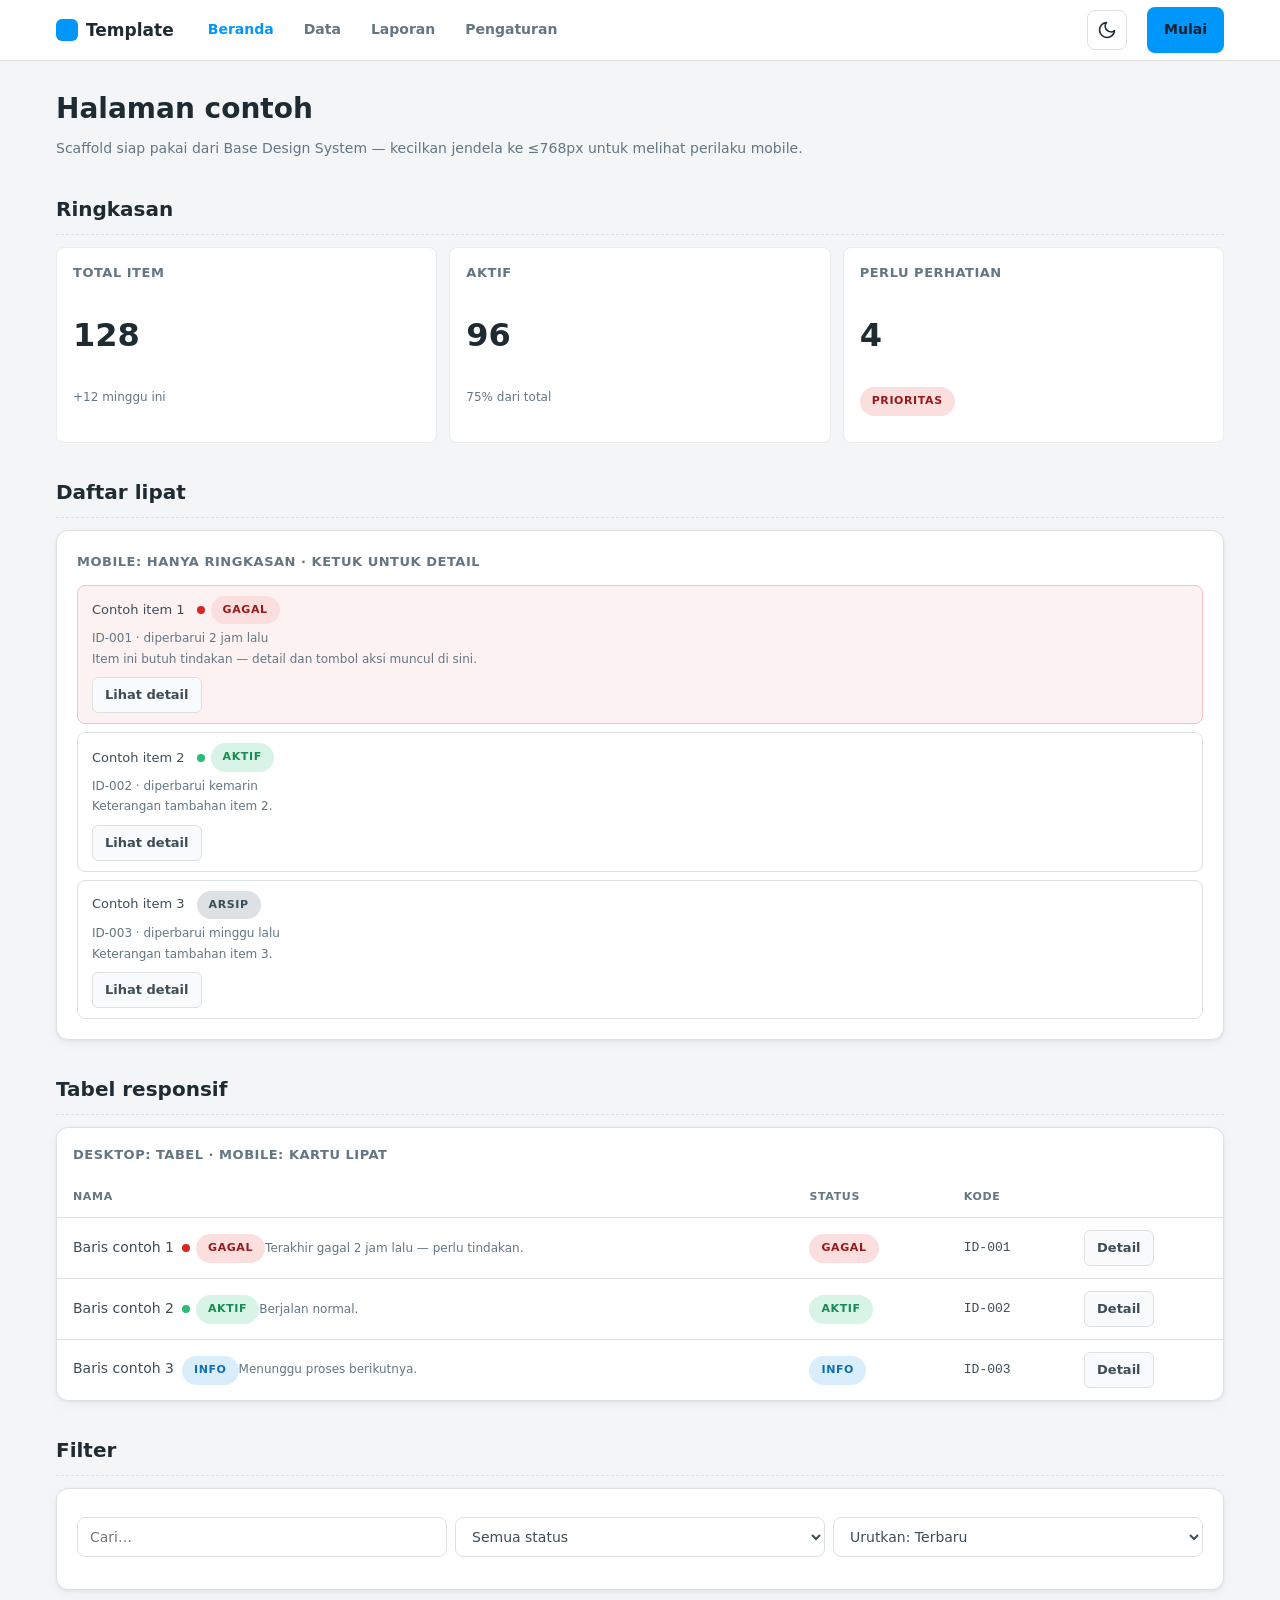
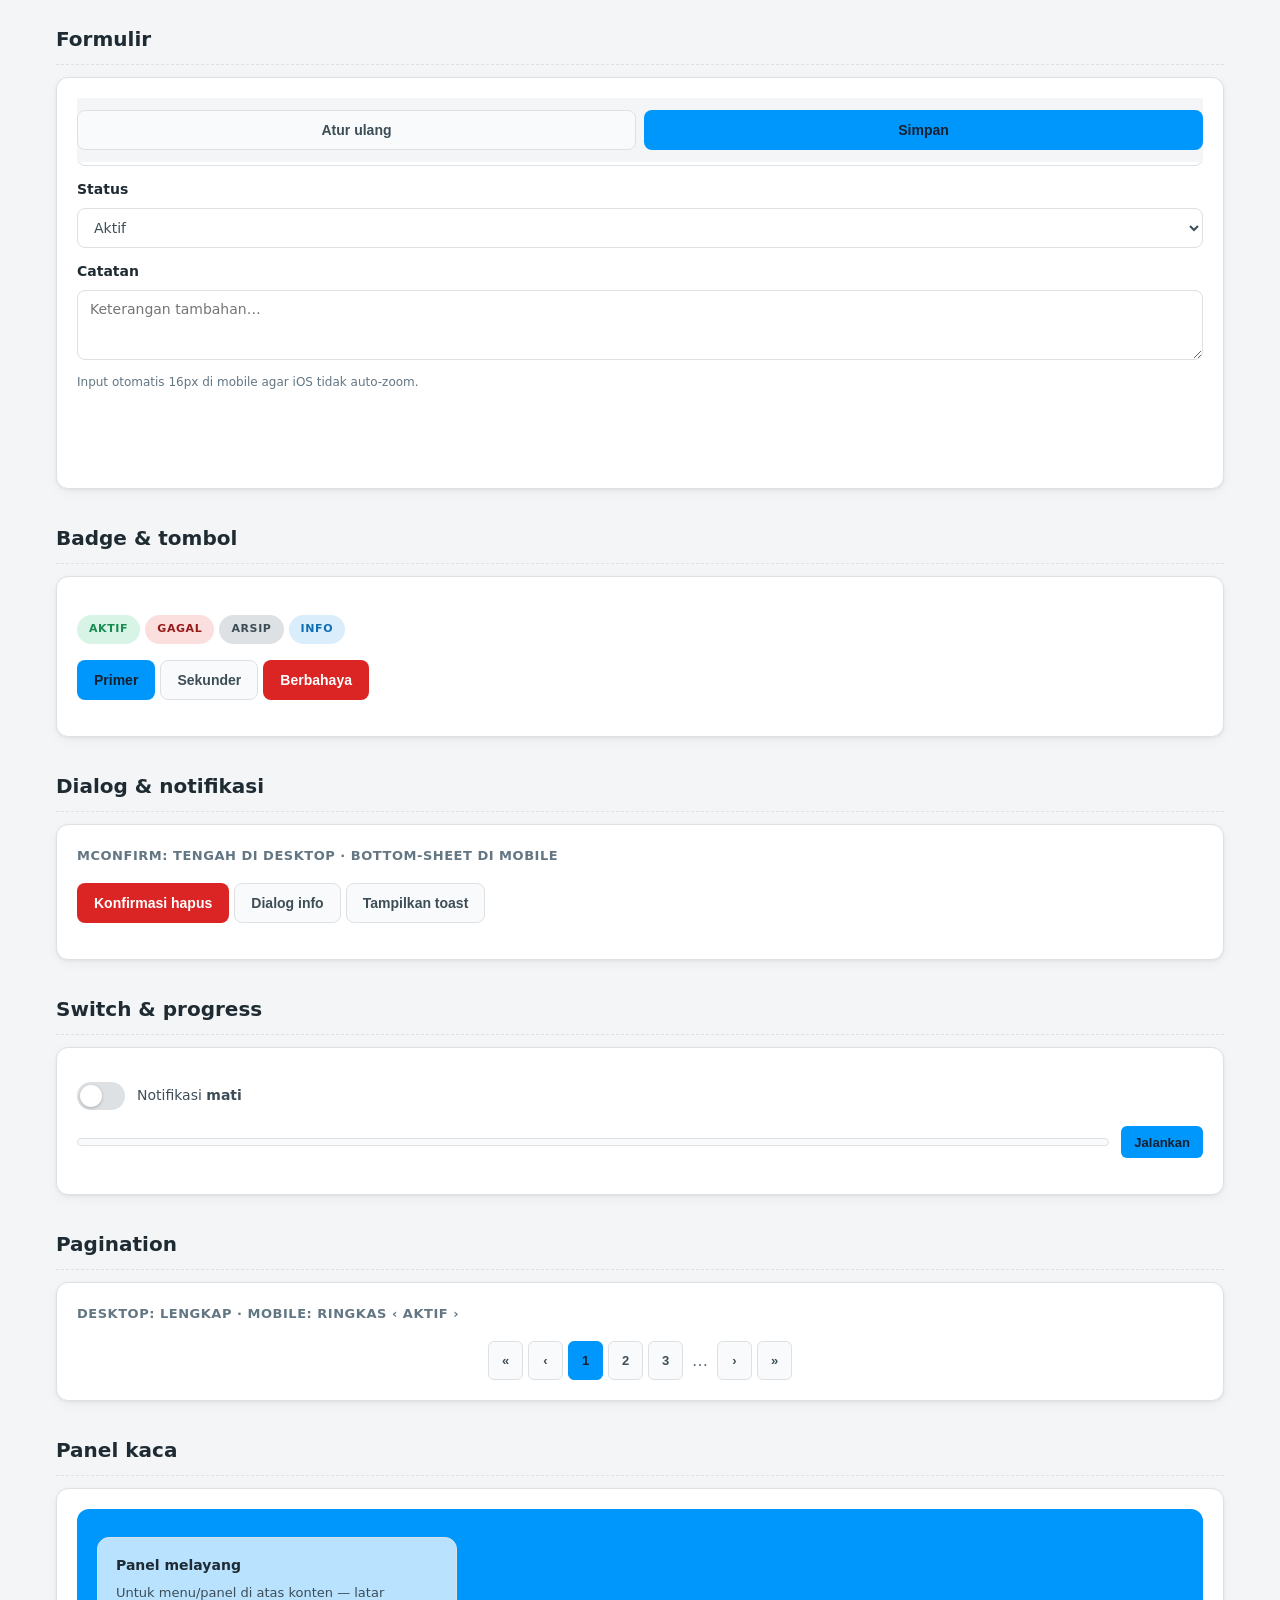
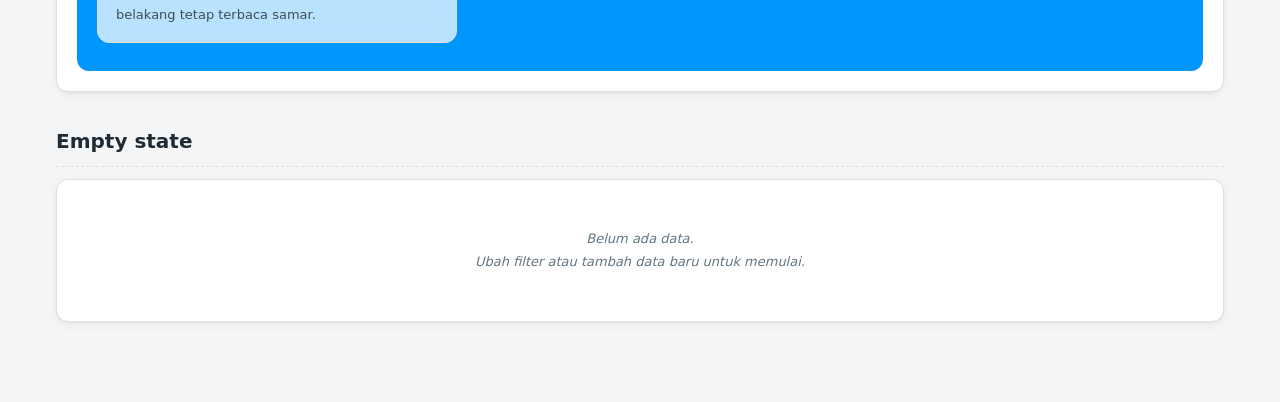
<file: template/index.html>
<!DOCTYPE html>
<html lang="id" data-theme="light">
<head>
<meta charset="utf-8">
<meta name="viewport" content="width=device-width, initial-scale=1, viewport-fit=cover">
<meta name="theme-color" content="#0097FC">
<title>Template — Base Design System</title>
<!--
  TEMPLATE STARTER — Base Design System
  Lihat README.md di folder ini untuk panduan fork & ganti palet.
  Acuan: ../design-system.md · Generator palet: ../examples/palette-generator.html
-->
<script>(function(){try{var t=localStorage.getItem("vibekoding-theme");if(!t)t=matchMedia("(prefers-color-scheme: dark)").matches?"dark":"light";document.documentElement.dataset.theme=t;}catch(e){}})();</script>
<link rel="stylesheet" href="tokens.css">
<link rel="stylesheet" href="components.css">
</head>
<body>

<!-- Navigasi desktop: top bar 60px (disembunyikan di mobile, §4.8) -->
<header class="topnav">
  <div class="topnav-inner">
    <!-- TODO: ganti dengan nama aplikasimu -->
    <a class="brand" href="#"><span class="mark" aria-hidden="true"></span>Template</a>
    <nav id="topnavLinks" aria-label="Navigasi utama">
      <a href="#" class="active">Beranda</a><a href="#">Data</a><a href="#">Laporan</a><a href="#">Pengaturan</a>
    </nav>
    <span class="spacer"></span>
    <button class="theme-toggle" data-theme-toggle aria-label="Ganti tema terang/gelap">
      <svg class="icon-moon" viewBox="0 0 24 24" fill="none" stroke="currentColor" stroke-width="2" stroke-linecap="round" stroke-linejoin="round"><path d="M21 12.79A9 9 0 1 1 11.21 3 7 7 0 0 0 21 12.79z"/></svg>
      <svg class="icon-sun" viewBox="0 0 24 24" fill="none" stroke="currentColor" stroke-width="2" stroke-linecap="round" stroke-linejoin="round"><circle cx="12" cy="12" r="5"/><line x1="12" y1="1" x2="12" y2="3"/><line x1="12" y1="21" x2="12" y2="23"/><line x1="4.22" y1="4.22" x2="5.64" y2="5.64"/><line x1="18.36" y1="18.36" x2="19.78" y2="19.78"/><line x1="1" y1="12" x2="3" y2="12"/><line x1="21" y1="12" x2="23" y2="12"/><line x1="4.22" y1="19.78" x2="5.64" y2="18.36"/><line x1="18.36" y1="5.64" x2="19.78" y2="4.22"/></svg>
    </button>
    <a class="btn" href="#">Mulai</a>
  </div>
</header>

<div class="wrap">

  <!-- Judul halaman: ketuk untuk keterangan (mobile, §3.5) -->
  <div class="page-header-container m-item" aria-expanded="false">
    <h1 class="page-header m-item-title">Halaman contoh</h1>
    <p class="page-subtitle m-item-extra">Scaffold siap pakai dari Base Design System — kecilkan jendela ke ≤768px untuk melihat perilaku mobile.</p>
  </div>

  <!-- Ringkasan angka -->
  <h2 class="section-title">Ringkasan</h2>
  <div class="grid-3">
    <div class="metric"><p class="metric-title">Total item</p><p class="metric-value">128</p><p class="metric-sub">+12 minggu ini</p></div>
    <div class="metric"><p class="metric-title">Aktif</p><p class="metric-value">96</p><p class="metric-sub">75% dari total</p></div>
    <div class="metric"><p class="metric-title">Perlu perhatian</p><p class="metric-value">4</p><p class="metric-sub"><span class="badge danger">Prioritas</span></p></div>
  </div>

  <!-- Accordion per item (§3.1) -->
  <h2 class="section-title">Daftar lipat</h2>
  <div class="panel">
    <p class="chart-title">Mobile: hanya ringkasan · ketuk untuk detail</p>
    <ul class="card-list">
      <li class="card-item tone-danger m-item" aria-expanded="false">
        <span class="m-item-title"><span>Contoh item 1 <span class="m-collapsed-extra"><span class="m-dot bad"></span><span class="badge danger">Gagal</span></span></span></span>
        <div class="meta m-item-extra">ID-001 · diperbarui 2 jam lalu<br>Item ini butuh tindakan — detail dan tombol aksi muncul di sini.</div>
        <a class="btn btn-sm secondary m-item-extra" style="margin-top:8px" href="#">Lihat detail</a>
      </li>
      <li class="card-item m-item" aria-expanded="false">
        <span class="m-item-title"><span>Contoh item 2 <span class="m-collapsed-extra"><span class="m-dot ok"></span><span class="badge success">Aktif</span></span></span></span>
        <div class="meta m-item-extra">ID-002 · diperbarui kemarin<br>Keterangan tambahan item 2.</div>
        <a class="btn btn-sm secondary m-item-extra" style="margin-top:8px" href="#">Lihat detail</a>
      </li>
      <li class="card-item m-item" aria-expanded="false">
        <span class="m-item-title"><span>Contoh item 3 <span class="m-collapsed-extra"><span class="badge gray">Arsip</span></span></span></span>
        <div class="meta m-item-extra">ID-003 · diperbarui minggu lalu<br>Keterangan tambahan item 3.</div>
        <a class="btn btn-sm secondary m-item-extra" style="margin-top:8px" href="#">Lihat detail</a>
      </li>
    </ul>
  </div>

  <!-- Tabel → kartu (§3.2) -->
  <h2 class="section-title">Tabel responsif</h2>
  <div class="panel flush">
    <p class="chart-title" style="padding:16px 16px 0">Desktop: tabel · Mobile: kartu lipat</p>
    <table class="data-table">
      <thead><tr><th>Nama</th><th>Status</th><th>Kode</th><th></th></tr></thead>
      <tbody>
        <tr class="m-row" aria-expanded="false">
          <td class="td-primary"><span class="m-item-title"><span>Baris contoh 1<span class="m-collapsed-extra"><span class="m-dot bad"></span><span class="badge danger">Gagal</span></span></span></span><span class="m-item-extra" style="font-size:12px;color:var(--color-text-muted)">Terakhir gagal 2 jam lalu — perlu tindakan.</span></td>
          <td><span class="badge danger">Gagal</span></td>
          <td class="mono" style="font-size:13px">ID-001</td>
          <td><a class="btn btn-sm secondary m-item-extra" href="#">Detail</a></td>
        </tr>
        <tr class="m-row" aria-expanded="false">
          <td class="td-primary"><span class="m-item-title"><span>Baris contoh 2<span class="m-collapsed-extra"><span class="m-dot ok"></span><span class="badge success">Aktif</span></span></span></span><span class="m-item-extra" style="font-size:12px;color:var(--color-text-muted)">Berjalan normal.</span></td>
          <td><span class="badge success">Aktif</span></td>
          <td class="mono" style="font-size:13px">ID-002</td>
          <td><a class="btn btn-sm secondary m-item-extra" href="#">Detail</a></td>
        </tr>
        <tr class="m-row" aria-expanded="false">
          <td class="td-primary"><span class="m-item-title"><span>Baris contoh 3<span class="m-collapsed-extra"><span class="badge blue">Info</span></span></span></span><span class="m-item-extra" style="font-size:12px;color:var(--color-text-muted)">Menunggu proses berikutnya.</span></td>
          <td><span class="badge blue">Info</span></td>
          <td class="mono" style="font-size:13px">ID-003</td>
          <td><a class="btn btn-sm secondary m-item-extra" href="#">Detail</a></td>
        </tr>
      </tbody>
    </table>
  </div>

  <!-- Filter collapsible (§3.3) -->
  <h2 class="section-title">Filter</h2>
  <div class="panel">
    <button class="m-filter-head" data-toggle="tpl-filter" aria-expanded="false"><span>Filter</span><span class="m-filter-head-count"></span></button>
    <div class="m-filter-more" id="tpl-filter" style="margin-top:8px">
      <div class="filter-row">
        <input placeholder="Cari…" aria-label="Cari" enterkeyhint="search">
        <select aria-label="Status"><option value="">Semua status</option><option>Aktif</option><option>Gagal</option><option>Arsip</option></select>
        <select aria-label="Urutkan"><option value="">Urutkan: Terbaru</option><option>Terlama</option><option>Nama A–Z</option></select>
      </div>
    </div>
  </div>

  <!-- Formulir (§4.6) -->
  <h2 class="section-title">Formulir</h2>
  <div class="panel">
    <form id="tplForm">
      <div class="field">
        <label for="f-nama">Nama</label>
        <input id="f-nama" placeholder="Nama item…" autocomplete="off">
      </div>
      <div class="field">
        <label for="f-status">Status</label>
        <select id="f-status"><option>Aktif</option><option>Menunggu</option><option>Arsip</option></select>
      </div>
      <div class="field">
        <label for="f-catatan">Catatan</label>
        <textarea id="f-catatan" rows="3" placeholder="Keterangan tambahan…"></textarea>
        <p class="hint">Input otomatis 16px di mobile agar iOS tidak auto-zoom.</p>
      </div>
      <div class="m-sticky-actions">
        <button class="btn secondary" type="reset">Atur ulang</button>
        <button class="btn" type="submit">Simpan</button>
      </div>
    </form>
  </div>

  <!-- Badge & tombol (§4.1–§4.2) -->
  <h2 class="section-title">Badge &amp; tombol</h2>
  <div class="panel">
    <p><span class="badge success">Aktif</span> <span class="badge danger">Gagal</span> <span class="badge gray">Arsip</span> <span class="badge blue">Info</span></p>
    <p><button class="btn" type="button">Primer</button> <button class="btn secondary" type="button">Sekunder</button> <button class="btn danger-btn" type="button">Berbahaya</button></p>
  </div>

  <!-- Dialog & toast (§3.4, §4.7) -->
  <h2 class="section-title">Dialog &amp; notifikasi</h2>
  <div class="panel">
    <p class="chart-title">mConfirm: tengah di desktop · bottom-sheet di mobile</p>
    <p>
      <button class="btn danger-btn" type="button" id="demoConfirmDanger">Konfirmasi hapus</button>
      <button class="btn secondary" type="button" id="demoConfirmInfo">Dialog info</button>
      <button class="btn secondary" type="button" id="demoToast">Tampilkan toast</button>
    </p>
  </div>

  <!-- Switch & progress (§4.9–§4.10) -->
  <h2 class="section-title">Switch &amp; progress</h2>
  <div class="panel">
    <p style="display:flex;align-items:center;gap:12px;font-size:14px">
      <label class="switch"><input type="checkbox" id="demoSwitch"><span class="track"><span class="knob"></span></span></label>
      <span>Notifikasi <b id="demoSwitchState">mati</b></span>
    </p>
    <p style="display:flex;align-items:center;gap:12px">
      <span class="progress" style="flex:1"><i id="demoBar"></i></span>
      <button class="btn btn-sm" type="button" id="demoRun">Jalankan</button>
    </p>
  </div>

  <!-- Pagination (§4.4) -->
  <h2 class="section-title">Pagination</h2>
  <div class="panel">
    <p class="chart-title">Desktop: lengkap · Mobile: ringkas ‹ aktif ›</p>
    <div id="demoPagination"></div>
  </div>

  <!-- Panel kaca (§4.5) -->
  <h2 class="section-title">Panel kaca</h2>
  <div class="panel">
    <div class="frosted-demo">
      <div class="frosted-card">
        <h4>Panel melayang</h4>
        <p>Untuk menu/panel di atas konten — latar belakang tetap terbaca samar.</p>
      </div>
    </div>
  </div>

  <!-- Empty state (§4.7) -->
  <h2 class="section-title">Empty state</h2>
  <div class="panel">
    <div class="empty">Belum ada data.<br>Ubah filter atau tambah data baru untuk memulai.</div>
  </div>

</div>

<!-- Navigasi mobile: bottom tab bar (§4.8) -->
<nav class="tabbar" id="tabbar" aria-label="Navigasi utama">
  <a href="#" class="active"><svg viewBox="0 0 24 24" fill="none" stroke="currentColor" stroke-width="2" stroke-linecap="round" stroke-linejoin="round"><path d="M3 9l9-7 9 7v11a2 2 0 0 1-2 2H5a2 2 0 0 1-2-2z"/><polyline points="9 22 9 12 15 12 15 22"/></svg>Beranda</a>
  <a href="#"><svg viewBox="0 0 24 24" fill="none" stroke="currentColor" stroke-width="2" stroke-linecap="round" stroke-linejoin="round"><rect x="3" y="3" width="7" height="7"/><rect x="14" y="3" width="7" height="7"/><rect x="14" y="14" width="7" height="7"/><rect x="3" y="14" width="7" height="7"/></svg>Data</a>
  <a href="#"><svg viewBox="0 0 24 24" fill="none" stroke="currentColor" stroke-width="2" stroke-linecap="round" stroke-linejoin="round"><line x1="18" y1="20" x2="18" y2="10"/><line x1="12" y1="20" x2="12" y2="4"/><line x1="6" y1="20" x2="6" y2="14"/></svg>Laporan</a>
  <a href="#"><svg viewBox="0 0 24 24" fill="none" stroke="currentColor" stroke-width="2" stroke-linecap="round" stroke-linejoin="round"><circle cx="12" cy="12" r="3"/><path d="M19.4 15a1.65 1.65 0 0 0 .33 1.82l.06.06a2 2 0 1 1-2.83 2.83l-.06-.06a1.65 1.65 0 0 0-1.82-.33 1.65 1.65 0 0 0-1 1.51V21a2 2 0 1 1-4 0v-.09A1.65 1.65 0 0 0 9 19.4a1.65 1.65 0 0 0-1.82.33l-.06.06a2 2 0 1 1-2.83-2.83l.06-.06a1.65 1.65 0 0 0 .33-1.82 1.65 1.65 0 0 0-1.51-1H3a2 2 0 1 1 0-4h.09A1.65 1.65 0 0 0 4.6 9a1.65 1.65 0 0 0-.33-1.82l-.06-.06a2 2 0 1 1 2.83-2.83l.06.06a1.65 1.65 0 0 0 1.82.33H9a1.65 1.65 0 0 0 1-1.51V3a2 2 0 1 1 4 0v.09a1.65 1.65 0 0 0 1 1.51 1.65 1.65 0 0 0 1.82-.33l.06-.06a2 2 0 1 1 2.83 2.83l-.06.06a1.65 1.65 0 0 0-.33 1.82V9a1.65 1.65 0 0 0 1.51 1H21a2 2 0 1 1 0 4h-.09a1.65 1.65 0 0 0-1.51 1z"/></svg>Pengaturan</a>
</nav>

<!-- FAB tema (mobile): di atas tab bar -->
<button class="theme-fab" data-theme-toggle aria-label="Ganti tema terang/gelap">
  <svg class="icon-moon" viewBox="0 0 24 24" fill="none" stroke="currentColor" stroke-width="2" stroke-linecap="round" stroke-linejoin="round"><path d="M21 12.79A9 9 0 1 1 11.21 3 7 7 0 0 0 21 12.79z"/></svg>
  <svg class="icon-sun" viewBox="0 0 24 24" fill="none" stroke="currentColor" stroke-width="2" stroke-linecap="round" stroke-linejoin="round"><circle cx="12" cy="12" r="5"/><line x1="12" y1="1" x2="12" y2="3"/><line x1="12" y1="21" x2="12" y2="23"/><line x1="4.22" y1="4.22" x2="5.64" y2="5.64"/><line x1="18.36" y1="18.36" x2="19.78" y2="19.78"/><line x1="1" y1="12" x2="3" y2="12"/><line x1="21" y1="12" x2="23" y2="12"/><line x1="4.22" y1="19.78" x2="5.64" y2="18.36"/><line x1="18.36" y1="5.64" x2="19.78" y2="4.22"/></svg>
</button>

<!-- Toast -->
<div class="toast" id="toast" role="status" aria-live="polite"></div>

<!-- Dialog bottom-sheet -->
<div class="m-confirm-overlay" id="mConfirmOverlay" role="dialog" aria-modal="true" aria-labelledby="mConfirmTitle">
  <div class="m-confirm-box">
    <h3 id="mConfirmTitle"></h3>
    <p id="mConfirmMsg"></p>
    <div class="m-confirm-actions">
      <button class="btn" id="mConfirmOk" type="button">Ya</button>
      <button class="btn secondary" id="mConfirmCancel" type="button">Batal</button>
    </div>
  </div>
</div>

<script src="app.js"></script>
<script>
/* Wiring khusus halaman contoh ini (bukan bagian kontrak global) */
(function () {
  "use strict";

  /* Pagination demo: 8 halaman, mulai di 1 */
  var pgEl = document.getElementById("demoPagination");
  function go(p) {
    window.renderPagination(pgEl, p, 8, go);
    window.showToast("Halaman " + p + " (contoh)");
  }
  window.renderPagination(pgEl, 1, 8, go);

  /* mConfirm demo */
  document.getElementById("demoConfirmDanger").addEventListener("click", function () {
    window.mConfirm({ title: "Hapus item?", message: "Tindakan ini tidak bisa dibatalkan.", confirmText: "Ya, hapus", danger: true })
      .then(function (ok) { window.showToast(ok ? "Item dihapus (contoh)" : "Dibatalkan"); });
  });
  document.getElementById("demoConfirmInfo").addEventListener("click", function () {
    window.mConfirm({ title: "Info", message: "Ini dialog info — bukan aksi berbahaya.", confirmText: "Mengerti", cancelText: "Tutup", danger: false });
  });
  document.getElementById("demoToast").addEventListener("click", function () {
    window.showToast("Perubahan disimpan (contoh)");
  });

  /* Form demo: konfirmasi sebelum submit */
  document.getElementById("tplForm").addEventListener("submit", function (e) {
    e.preventDefault();
    window.mConfirm({ title: "Simpan?", message: "Simpan perubahan ini?", confirmText: "Ya, simpan", danger: false })
      .then(function (ok) { if (ok) window.showToast("Tersimpan (contoh)"); });
  });

  /* Switch demo */
  document.getElementById("demoSwitch").addEventListener("change", function (e) {
    document.getElementById("demoSwitchState").textContent = e.target.checked ? "menyala" : "mati";
  });

  /* Progress demo */
  document.getElementById("demoRun").addEventListener("click", function () {
    var bar = document.getElementById("demoBar"), p = 0;
    bar.style.width = "0";
    var iv = setInterval(function () {
      p += 8;
      if (p >= 100) { p = 100; clearInterval(iv); setTimeout(function () { bar.style.width = "0"; }, 800); }
      bar.style.width = p + "%";
    }, 120);
  });
})();
</script>
</body>
</html>
</file>
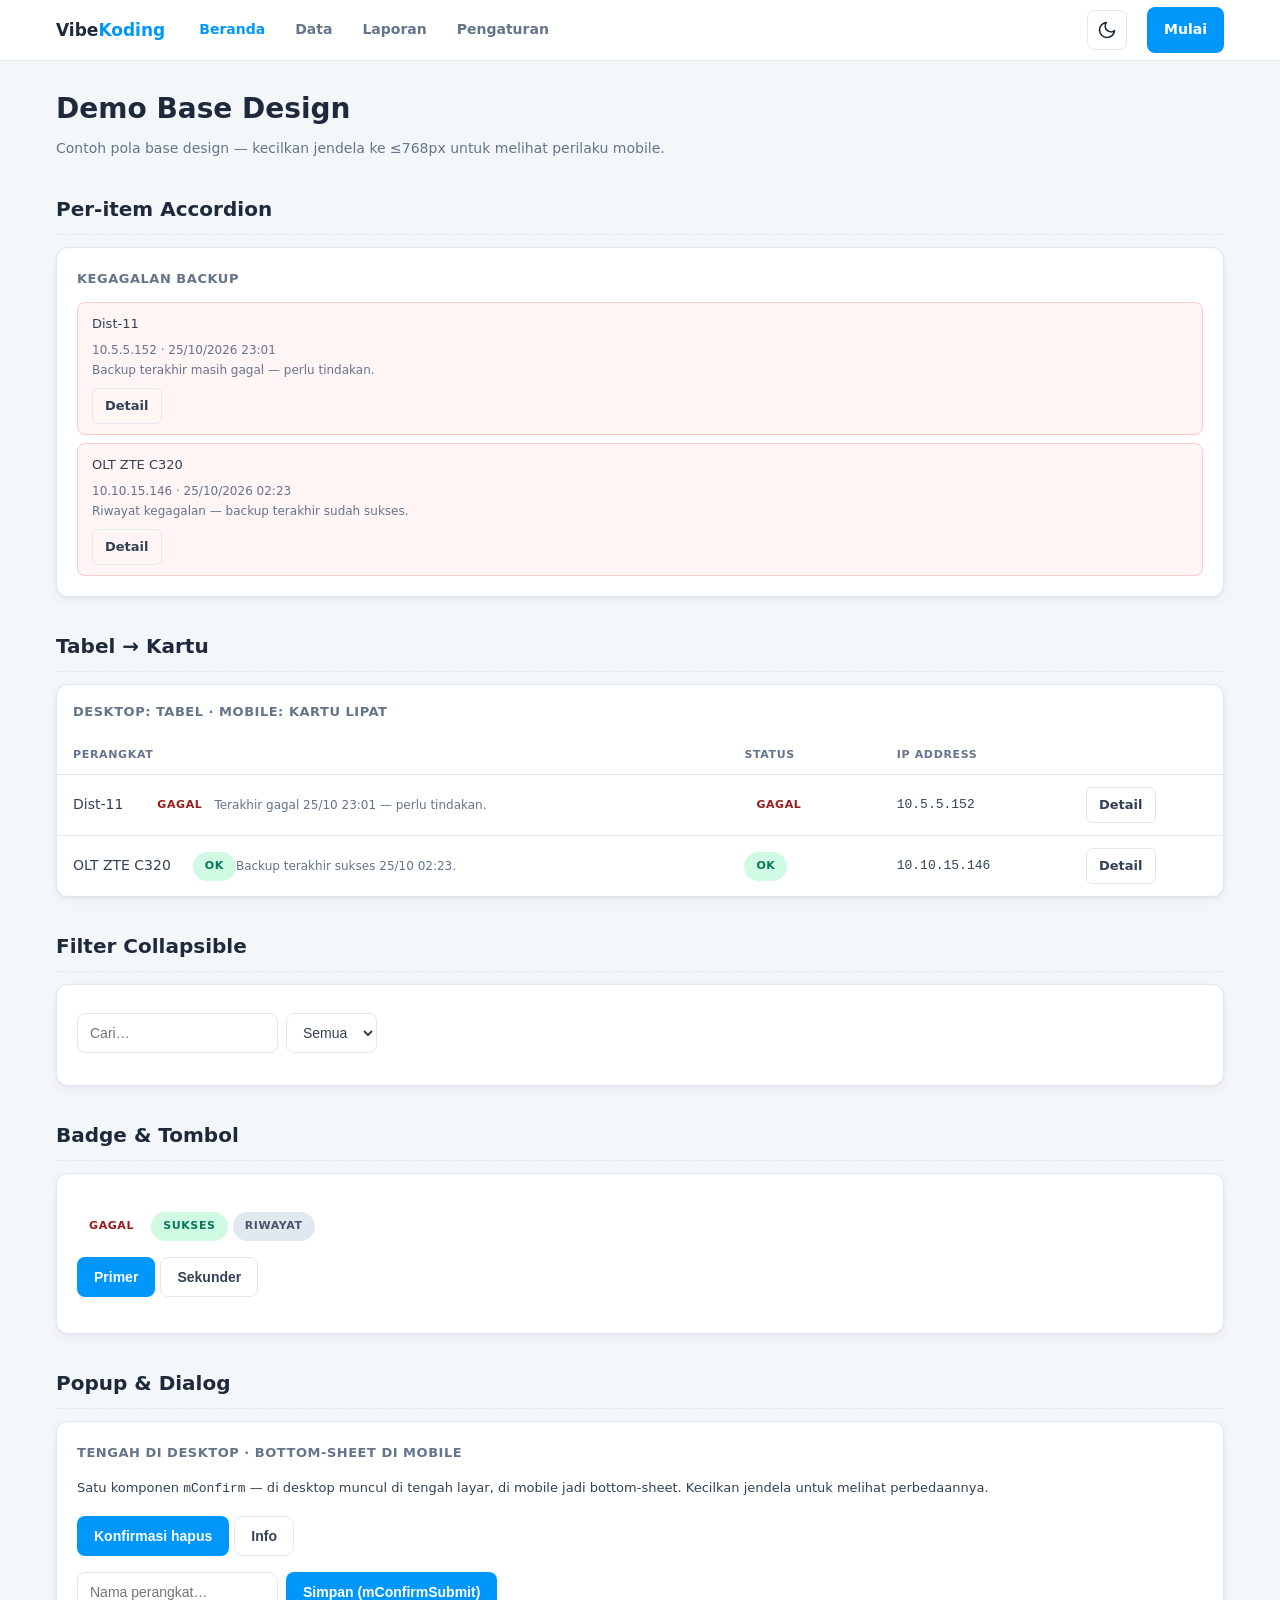
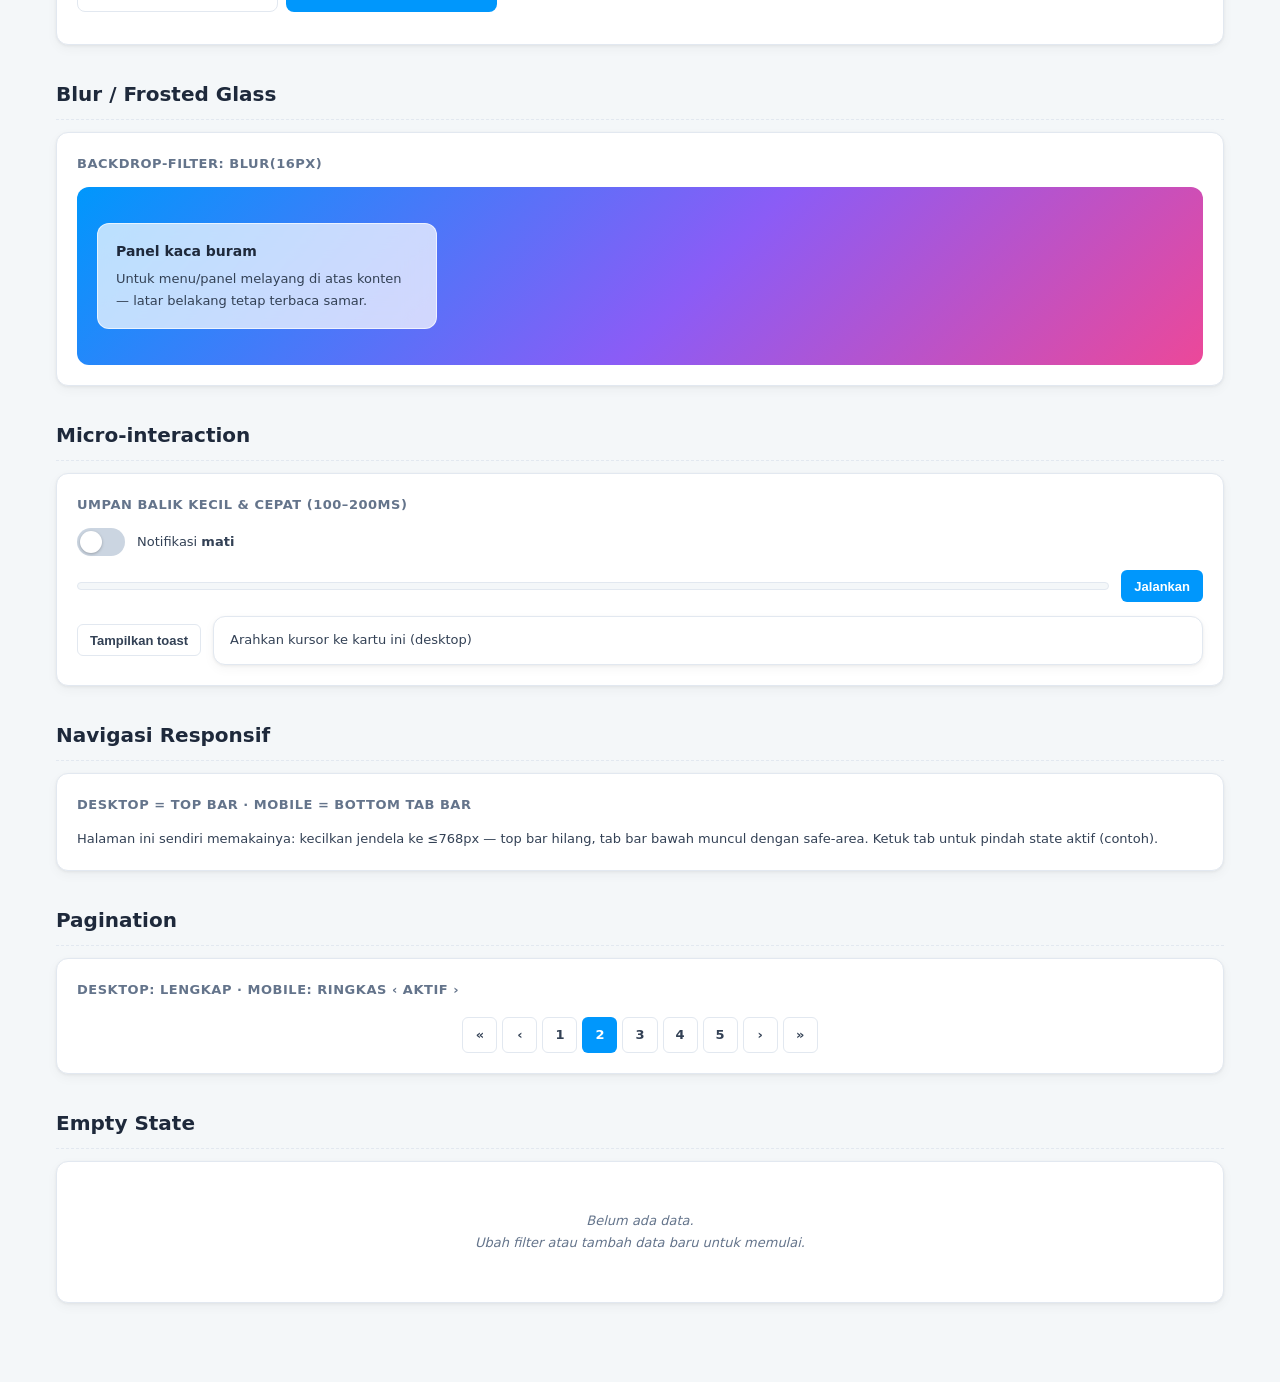
<file: examples/demo.html>
<!DOCTYPE html>
<html lang="id">
<head>
<meta charset="utf-8">
<meta name="viewport" content="width=device-width, initial-scale=1">
<title>Base Design System — Demo</title>
<script>(function(){try{var t=localStorage.getItem("vibekoding-theme");if(!t)t=matchMedia("(prefers-color-scheme: dark)").matches?"dark":"light";document.documentElement.dataset.theme=t;}catch(e){}})();</script>
<style>
/* ============ TOKENS (dari design-system.md §2) ============ */
:root {
  --color-primary: #0097FC;
  --color-text-header: #1e293b; --color-text-body: #334155; --color-text-muted: #64748b;
  --color-bg-body: #f4f7f9; --color-bg-content: #ffffff;
  --color-danger-soft-bg: #fff5f5; --color-danger-border-soft: #fecaca; --color-danger-text: #991b1b;
  --color-success-bg: #d1fae5; --color-success-text: #047857;
  --color-border: #e2e8f0;
  --font-sans: 'Inter', system-ui, -apple-system, sans-serif;
  --shadow-card: 0 1px 3px rgba(0,0,0,.06), 0 4px 12px rgba(0,0,0,.04);
  --ease-out: cubic-bezier(0, 0, 0.2, 1);
}
* { box-sizing: border-box; }
body { margin: 0; font-family: var(--font-sans); font-size: 16px; color: var(--color-text-body); background: var(--color-bg-body); line-height: 1.7; }
.wrap { max-width: 1200px; margin: 0 auto; padding: 24px 16px 64px; }
h1.page-header { font-size: 28px; font-weight: 800; color: var(--color-text-header); margin: 0 0 4px; }
p.page-subtitle { font-size: 14px; color: var(--color-text-muted); margin: 0 0 24px; }
h2.section-title { font-size: 20px; font-weight: 700; color: var(--color-text-header); margin: 32px 0 12px; padding-bottom: 8px; border-bottom: 1px dashed var(--color-border); }
.panel { background: var(--color-bg-content); border: 1px solid var(--color-border); border-radius: 12px; padding: 20px; box-shadow: var(--shadow-card); margin-bottom: 16px; }
.chart-title { font-size: 13px; font-weight: 700; text-transform: uppercase; letter-spacing: .04em; color: var(--color-text-muted); margin: 0 0 12px; }
/* ============ BADGE & TOMBOL ============ */
.badge { display: inline-block; padding: 5px 12px; border-radius: 999px; font-size: 11px; font-weight: 700; text-transform: uppercase; letter-spacing: .6px; }
.badge.danger { background: var(--color-danger-bg); color: var(--color-danger-text); }
.badge.success { background: var(--color-success-bg); color: var(--color-success-text); }
.badge.gray { background: #e2e8f0; color: #475569; }
.btn { display: inline-flex; align-items: center; justify-content: center; gap: 8px; padding: 10px 16px; min-height: 40px; border-radius: 8px; font-size: 14px; font-weight: 600; border: 1px solid transparent; cursor: pointer; text-decoration: none; background: var(--color-primary); color: #fff; transition: transform .1s var(--ease-out); }
.btn:active { transform: scale(.97); }
.btn.secondary { background: var(--color-bg-hover); border-color: var(--color-border); color: var(--color-text-body); }
.btn-sm { padding: 6px 12px; min-height: 32px; font-size: 13px; border-radius: 6px; }
/* ============ NAVIGASI: desktop atas, mobile bawah ============ */
.topnav { background: var(--color-bg-content); border-bottom: 1px solid var(--color-border); position: sticky; top: 0; z-index: 900; }
.topnav-inner { display: flex; align-items: center; gap: 20px; height: 60px; max-width: 1200px; margin: 0 auto; padding: 0 16px; }
.topnav .brand { font-size: 17px; font-weight: 800; color: var(--color-text-header); text-decoration: none; white-space: nowrap; }
.topnav .brand b { color: var(--color-primary); }
.topnav nav { display: flex; gap: 2px; }
.topnav nav a { padding: 8px 14px; border-radius: 8px; font-size: 14px; font-weight: 600; color: var(--color-text-muted); text-decoration: none; }
.topnav nav a:hover { color: var(--color-text-header); background: var(--color-bg-body); }
.topnav nav a.active { color: var(--color-primary); }
.topnav .spacer { flex: 1; }
.tabbar { display: none; }
/* ============ PER-ITEM ACCORDION (.m-item) ============ */
.fail-list { list-style: none; margin: 0; padding: 0; display: flex; flex-direction: column; gap: 8px; }
.fail-item { background: var(--color-danger-soft-bg); border: 1px solid var(--color-danger-border-soft); border-radius: 8px; padding: 10px 14px; font-size: 13px; }
.fail-item .meta { font-size: 12px; color: var(--color-text-muted); margin-top: 4px; }
/* ============ PAGINATION ============ */
.pagination { display: flex; justify-content: center; flex-wrap: wrap; gap: 5px; margin-top: 16px; }
.pagination .btn { min-width: 35px; }
/* ============ FILTER ============ */
.m-filter-head { display: none; }
.filter-row { display: flex; gap: 8px; margin-bottom: 12px; }
.filter-row input, .filter-row select { font-size: 14px; padding: 10px 12px; border: 1px solid var(--color-border); border-radius: 8px; background: var(--color-bg-content); color: var(--color-text-body); }
/* ============ BOTTOM-SHEET DIALOG ============ */
.m-confirm-overlay { position: fixed; inset: 0; background: rgba(30,41,59,.5); display: none; align-items: flex-end; justify-content: center; z-index: 1000; }
.m-confirm-overlay.open { display: flex; }
.m-confirm-box { background: #fff; border-radius: 16px 16px 0 0; padding: 20px; width: 100%; max-width: 480px; animation: slideUp .2s var(--ease-out); }
.m-confirm-box h3 { margin: 0 0 8px; font-size: 16px; font-weight: 700; color: var(--color-text-header); }
.m-confirm-box p { margin: 0 0 16px; font-size: 14px; }
.m-confirm-actions { display: grid; gap: 10px; }
.m-confirm-actions .btn { width: 100%; min-height: 48px; }
@keyframes slideUp {
  from { transform: translateY(40px); opacity: 0; }
}
/* ============ BLUR / FROSTED GLASS ============ */
.blur-stage { border-radius: 12px; padding: 36px 20px; background: linear-gradient(135deg, var(--color-primary) 0%, #8b5cf6 55%, #ec4899 100%); }
.blur-card { max-width: 340px; background: rgba(255,255,255,.72); -webkit-backdrop-filter: blur(16px); backdrop-filter: blur(16px); border: 1px solid rgba(255,255,255,.65); border-radius: 12px; padding: 16px 18px; }
.blur-card h4 { margin: 0 0 4px; font-size: 14px; font-weight: 700; color: var(--color-text-header); }
.blur-card p { margin: 0; font-size: 13px; color: var(--color-text-body); }
/* ============ MICRO-INTERACTION ============ */
.mi-row { display: flex; align-items: center; gap: 12px; margin-bottom: 14px; }
.mi-row:last-child { margin-bottom: 0; }
.switch { position: relative; display: inline-block; width: 48px; height: 28px; flex-shrink: 0; cursor: pointer; }
.switch input { position: absolute; opacity: 0; width: 100%; height: 100%; margin: 0; cursor: pointer; }
.switch .track { position: absolute; inset: 0; border-radius: 999px; background: #cbd5e1; transition: background .2s var(--ease-out); }
.switch .knob { position: absolute; top: 3px; left: 3px; width: 22px; height: 22px; border-radius: 50%; background: #fff; box-shadow: 0 1px 3px rgba(0,0,0,.25); transition: transform .2s var(--ease-out); }
.switch input:checked + .track { background: var(--color-primary); }
.switch input:checked + .track .knob { transform: translateX(20px); }
.switch input:focus-visible + .track { outline: 2px solid var(--color-primary); outline-offset: 2px; }
.progress { height: 8px; border-radius: 999px; background: var(--color-bg-body); border: 1px solid var(--color-border); overflow: hidden; }
.progress > i { display: block; height: 100%; width: 0; border-radius: 999px; background: var(--color-primary); transition: width .2s var(--ease-out); }
/* ============ TOAST ============ */
.toast { position: fixed; left: 50%; bottom: 24px; z-index: 1100; max-width: calc(100vw - 32px); padding: 12px 20px; border-radius: 10px; background: var(--color-text-header); color: #fff; font-size: 13px; font-weight: 600; opacity: 0; pointer-events: none; transform: translateX(-50%) translateY(16px); transition: opacity .2s var(--ease-out), transform .35s var(--ease-out); }
.toast.show { opacity: 1; transform: translateX(-50%) translateY(0); }
/* ============ EMPTY STATE ============ */
.empty { text-align: center; padding: 28px 16px; color: var(--color-text-muted); font-size: 13px; font-style: italic; }
/* ============ TABEL → KARTU (mobile) ============ */
.demo-table { width: 100%; border-collapse: separate; border-spacing: 0; font-size: 14px; }
.demo-table th { text-align: left; font-size: 11px; font-weight: 700; text-transform: uppercase; letter-spacing: .06em; color: var(--color-text-muted); padding: 10px 16px; border-bottom: 1px solid var(--color-border); }
.demo-table td { padding: 12px 16px; border-bottom: 1px solid var(--color-border); vertical-align: middle; }
.demo-table tbody tr:last-child td { border-bottom: none; }
.m-dot { display: inline-block; width: 8px; height: 8px; border-radius: 50%; background: #cbd5e1; vertical-align: 1px; }
.m-dot.ok { background: var(--color-success); }
.m-dot.bad { background: var(--color-danger); }
.m-collapsed-extra { display: inline-flex; align-items: center; gap: 6px; margin-left: 8px; }
/* ============ MODE GELAP ============ */
[data-theme="dark"] { color-scheme: dark;
  --color-primary: #38acfa; --color-primary-hover: #77c4f8; --color-primary-text: #16202e;
  --color-text-header: #ebeeef; --color-text-body: #c7cdd1; --color-text-muted: #96a0a6;
  --color-bg-body: #13181b; --color-bg-content: #1c2226; --color-bg-hover: #252d31;
  --color-success-bg: #183929; --color-success-text: #99e6bf;
  --color-danger-bg: #431919; --color-danger-text: #ec9393;
  --color-danger-soft-bg: #321515; --color-danger-border-soft: #642b2b;
  --color-info-bg: #142c3d; --color-info-text: #93c7ec;
  --color-warning-bg: #3d3314; --color-warning-text: #f0d175;
  --color-border: #363f45; --color-metric-border: #2e3438;
  --shadow-card: 0 1px 3px rgba(0,0,0,.4), 0 4px 12px rgba(0,0,0,.3);
}
[data-theme="dark"] .m-confirm-box { background: var(--color-bg-content); }
[data-theme="dark"] .badge.gray { background: #363f45; color: #c7cdd1; }
[data-theme="dark"] .switch .track { background: #475569; }
[data-theme="dark"] .toast { background: #ebeeef; color: #13181b; }
/* Tombol tema: topnav (desktop) + FAB (mobile) */
.theme-toggle { display: inline-flex; align-items: center; justify-content: center; width: 40px; height: 40px; flex: 0 0 auto; border-radius: 8px; border: 1px solid var(--color-border); background: var(--color-bg-content); color: var(--color-text-header); cursor: pointer; }
.theme-toggle:hover { background: var(--color-bg-body); }
.theme-toggle svg, .theme-fab svg { width: 20px; height: 20px; }
.theme-toggle .icon-sun, .theme-fab .icon-sun { display: none; }
[data-theme="dark"] .theme-toggle .icon-sun, [data-theme="dark"] .theme-fab .icon-sun { display: block; }
[data-theme="dark"] .theme-toggle .icon-moon, [data-theme="dark"] .theme-fab .icon-moon { display: none; }
.theme-fab { display: none; }
@media (max-width: 768px) { .theme-fab { display: inline-flex; position: fixed; right: 16px; bottom: calc(96px + env(safe-area-inset-bottom)); z-index: 950; width: 48px; height: 48px; border-radius: 50%; align-items: center; justify-content: center; background: var(--color-bg-content); border: 1px solid var(--color-border); box-shadow: var(--shadow-card); color: var(--color-text-header); cursor: pointer; } }
/* ============ MOBILE (max-width: 768px) ============ */
@media (max-width: 768px) {
  h1.page-header { font-size: 20px; }
  p.page-subtitle { font-size: 13px; }
  h2.section-title { font-size: 18px; }
  .chart-title { font-size: 12px; }
  /* Per-item accordion aktif */
  .m-item { cursor: pointer; }
  .m-item-title { display: flex; align-items: center; justify-content: space-between; gap: 8px; font-weight: 600; color: var(--color-text-header); }
  .m-item-title::after { content: ''; flex-shrink: 0; width: 8px; height: 8px; border-right: 2px solid var(--color-text-muted); border-bottom: 2px solid var(--color-text-muted); transform: rotate(45deg); transition: transform .2s var(--ease-out); }
  .m-item.is-open .m-item-title::after { transform: rotate(-135deg); }
  .m-item .m-item-extra { display: none; }
  .m-item.is-open .m-item-extra { display: block; }
  .m-item.is-open .m-item-extra.btn { display: flex; width: 100%; }
  /* Filter collapsible */
  .m-filter-head { display: flex; align-items: center; justify-content: space-between; width: 100%; padding: 10px 12px; border: 1px solid var(--color-border); border-radius: 8px; background: var(--color-bg-content); font-size: 14px; font-weight: 600; color: var(--color-text-header); cursor: pointer; }
  .m-filter-head::after { content: ''; width: 8px; height: 8px; border-right: 2px solid var(--color-text-muted); border-bottom: 2px solid var(--color-text-muted); transform: rotate(45deg); transition: transform .2s; }
  .m-filter-head.is-open::after { transform: rotate(-135deg); }
  .m-filter-more { display: none; }
  .m-filter-more.is-open { display: block; }
  /* Pagination mobile: ringkas ‹ aktif ›, selalu satu baris */
  .pagination { gap: 6px; flex-wrap: nowrap; }
  .pagination .btn { min-width: 40px; min-height: 40px; font-size: 14px; padding: 6px 8px; }
  .pagination > a { display: none; }
  .pagination > a:nth-child(2),
  .pagination > a[aria-current="page"],
  .pagination > a:nth-last-child(2) { display: inline-flex; }
  /* Input 16px anti-zoom iOS */
  .filter-row input, .filter-row select { font-size: 16px; }
  /* Tabel jadi kartu: thead hilang, baris jadi kartu lipat */
  .demo-table thead { display: none; }
  .demo-table, .demo-table tbody, .demo-table tr, .demo-table td { display: block; }
  .demo-table tr.m-row { border: 1px solid var(--color-border); border-radius: 8px; margin: 8px; cursor: pointer; background: var(--color-bg-content); }
  .demo-table tr.m-row td { border: none; padding: 5px 14px; }
  .demo-table tr.m-row td.td-primary { padding-top: 10px; }
  .demo-table tr.m-row td:last-child { padding-bottom: 12px; }
  .demo-table tr.m-row td:not(.td-primary) { display: none; }
  .demo-table tr.m-row.is-expanded td:not(.td-primary) { display: block; }
  .demo-table tr.m-row .m-item-extra { display: none; }
  .demo-table tr.m-row.is-expanded .m-item-extra { display: block; }
  .demo-table tr.m-row.is-expanded .m-item-extra.btn { display: flex; width: 100%; }
  /* Toast di atas bottom tab bar */
  .toast { bottom: calc(96px + env(safe-area-inset-bottom)); }
  /* Navigasi: topbar hilang, tab bar bawah muncul */
  .topnav { display: none; }
  body { padding-bottom: 84px; }
  .tabbar { display: flex; position: fixed; bottom: 0; left: 0; right: 0; z-index: 900; background: var(--color-bg-content); border-top: 1px solid var(--color-border); padding: 6px 4px calc(6px + env(safe-area-inset-bottom)); }
  .tabbar a { flex: 1; position: relative; display: flex; flex-direction: column; align-items: center; gap: 3px; min-height: 56px; padding: 8px 2px; border-radius: 8px; font-size: 11px; font-weight: 600; color: var(--color-text-muted); text-decoration: none; }
  .tabbar a.active { color: var(--color-primary); }
  .tabbar a.active::before { content: ''; position: absolute; top: 1px; width: 24px; height: 3px; border-radius: 999px; background: var(--color-primary); }
  .tabbar svg { width: 22px; height: 22px; }
}
@media (min-width: 769px) {
  /* Desktop: dialog tengah */
  .m-confirm-overlay { align-items: center; padding: 24px; }
  .m-confirm-box { border-radius: 12px; animation: none; }
  .m-filter-more { display: block !important; }
}
@media (hover: hover) and (min-width: 769px) {
  /* Hover lift: hanya perangkat ber-pointer */
  .lift { transition: transform .2s var(--ease-out), box-shadow .2s var(--ease-out); }
  .lift:hover { transform: translateY(-2px); box-shadow: 0 8px 24px rgba(0,0,0,.08); }
}
@media (prefers-reduced-motion: reduce) {
  * { animation: none !important; transition: none !important; }
}
</style>
</head>
<body>
<!-- Navigasi desktop: top bar (disembunyikan di mobile) -->
<header class="topnav">
  <div class="topnav-inner">
    <a class="brand" href="#">Vibe<b>Koding</b></a>
    <nav id="topnavLinks" aria-label="Navigasi utama">
      <a href="#" class="active">Beranda</a><a href="#">Data</a><a href="#">Laporan</a><a href="#">Pengaturan</a>
    </nav>
    <span class="spacer"></span>
    <button class="theme-toggle" id="themeToggle" aria-label="Ganti tema terang/gelap"><svg class="icon-moon" viewBox="0 0 24 24" fill="none" stroke="currentColor" stroke-width="2" stroke-linecap="round" stroke-linejoin="round"><path d="M21 12.79A9 9 0 1 1 11.21 3 7 7 0 0 0 21 12.79z"/></svg><svg class="icon-sun" viewBox="0 0 24 24" fill="none" stroke="currentColor" stroke-width="2" stroke-linecap="round" stroke-linejoin="round"><circle cx="12" cy="12" r="5"/><line x1="12" y1="1" x2="12" y2="3"/><line x1="12" y1="21" x2="12" y2="23"/><line x1="4.22" y1="4.22" x2="5.64" y2="5.64"/><line x1="18.36" y1="18.36" x2="19.78" y2="19.78"/><line x1="1" y1="12" x2="3" y2="12"/><line x1="21" y1="12" x2="23" y2="12"/><line x1="4.22" y1="19.78" x2="5.64" y2="18.36"/><line x1="18.36" y1="5.64" x2="19.78" y2="4.22"/></svg></button>
    <a class="btn" href="#">Mulai</a>
  </div>
</header>

<div class="wrap">

  <!-- Judul halaman: ketuk untuk keterangan (mobile) -->
  <div class="page-header-container m-item" aria-expanded="false">
    <h1 class="page-header m-item-title">Demo Base Design</h1>
    <p class="page-subtitle m-item-extra">Contoh pola base design — kecilkan jendela ke ≤768px untuk melihat perilaku mobile.</p>
  </div>

  <h2 class="section-title">Per-item Accordion</h2>
  <div class="panel">
    <p class="chart-title">Kegagalan Backup</p>
    <ul class="fail-list">
      <li class="fail-item m-item" aria-expanded="false">
        <span class="m-item-title"><span>Dist-11</span></span>
        <div class="meta m-item-extra">10.5.5.152 · 25/10/2026 23:01<br>Backup terakhir masih gagal — perlu tindakan.</div>
        <a class="btn btn-sm secondary m-item-extra" style="margin-top:8px">Detail</a>
      </li>
      <li class="fail-item m-item" aria-expanded="false">
        <span class="m-item-title"><span>OLT ZTE C320</span></span>
        <div class="meta m-item-extra">10.10.15.146 · 25/10/2026 02:23<br>Riwayat kegagalan — backup terakhir sudah sukses.</div>
        <a class="btn btn-sm secondary m-item-extra" style="margin-top:8px">Detail</a>
      </li>
    </ul>
  </div>

  <h2 class="section-title">Tabel → Kartu</h2>
  <div class="panel" style="padding:0;overflow:hidden">
    <p class="chart-title" style="padding:16px 16px 0">Desktop: tabel · Mobile: kartu lipat</p>
    <table class="demo-table">
      <thead><tr><th>Perangkat</th><th>Status</th><th>IP Address</th><th></th></tr></thead>
      <tbody>
        <tr class="m-row" aria-expanded="false">
          <td class="td-primary"><span class="m-item-title"><span>Dist-11<span class="m-collapsed-extra"><span class="m-dot bad"></span><span class="badge danger">Gagal</span></span></span></span><span class="m-item-extra" style="font-size:12px;color:var(--color-text-muted)">Terakhir gagal 25/10 23:01 — perlu tindakan.</span></td>
          <td><span class="badge danger">Gagal</span></td>
          <td style="font-family:monospace;font-size:13px">10.5.5.152</td>
          <td><a class="btn btn-sm secondary m-item-extra" href="#">Detail</a></td>
        </tr>
        <tr class="m-row" aria-expanded="false">
          <td class="td-primary"><span class="m-item-title"><span>OLT ZTE C320<span class="m-collapsed-extra"><span class="m-dot ok"></span><span class="badge success">OK</span></span></span></span><span class="m-item-extra" style="font-size:12px;color:var(--color-text-muted)">Backup terakhir sukses 25/10 02:23.</span></td>
          <td><span class="badge success">OK</span></td>
          <td style="font-family:monospace;font-size:13px">10.10.15.146</td>
          <td><a class="btn btn-sm secondary m-item-extra" href="#">Detail</a></td>
        </tr>
      </tbody>
    </table>
  </div>

  <h2 class="section-title">Filter Collapsible</h2>  <div class="panel">
    <button class="m-filter-head" data-toggle="demo-filter" aria-expanded="false"><span>Filter</span></button>
    <div class="m-filter-more" id="demo-filter" style="margin-top:8px">
      <div class="filter-row">
        <input placeholder="Cari…" aria-label="Cari">
        <select aria-label="Status"><option>Semua</option><option>Aktif</option></select>
      </div>
    </div>
  </div>

  <h2 class="section-title">Badge &amp; Tombol</h2>
  <div class="panel">
    <p><span class="badge danger">Gagal</span> <span class="badge success">Sukses</span> <span class="badge gray">Riwayat</span></p>
    <p><button class="btn">Primer</button>
       <button class="btn secondary">Sekunder</button></p>
  </div>

  <h2 class="section-title">Popup &amp; Dialog</h2>
  <div class="panel">
    <p class="chart-title">Tengah di desktop · bottom-sheet di mobile</p>
    <p style="font-size:13px">Satu komponen <code>mConfirm</code> — di desktop muncul di tengah layar, di mobile jadi bottom-sheet. Kecilkan jendela untuk melihat perbedaannya.</p>
    <p><button class="btn" id="demo-confirm-danger">Konfirmasi hapus</button>
       <button class="btn secondary" id="demo-confirm-info">Info</button></p>
    <form id="demoForm" class="filter-row" style="margin-top:4px">
      <input placeholder="Nama perangkat…" aria-label="Nama perangkat">
      <button class="btn" type="submit">Simpan (mConfirmSubmit)</button>
    </form>
  </div>

  <h2 class="section-title">Blur / Frosted Glass</h2>
  <div class="panel">
    <p class="chart-title">backdrop-filter: blur(16px)</p>
    <div class="blur-stage">
      <div class="blur-card">
        <h4>Panel kaca buram</h4>
        <p>Untuk menu/panel melayang di atas konten — latar belakang tetap terbaca samar.</p>
      </div>
    </div>
  </div>

  <h2 class="section-title">Micro-interaction</h2>
  <div class="panel">
    <p class="chart-title">Umpan balik kecil &amp; cepat (100–200ms)</p>
    <div class="mi-row">
      <label class="switch"><input type="checkbox" id="miSwitch"><span class="track"><span class="knob"></span></span></label>
      <span style="font-size:13px">Notifikasi <b id="miSwitchState">mati</b></span>
    </div>
    <div class="mi-row">
      <div class="progress" style="flex:1"><i id="miBar"></i></div>
      <button class="btn btn-sm" id="miRun">Jalankan</button>
    </div>
    <div class="mi-row">
      <button class="btn btn-sm secondary" id="miToast">Tampilkan toast</button>
      <div class="panel lift" style="margin:0;padding:12px 16px;font-size:13px;flex:1">Arahkan kursor ke kartu ini (desktop)</div>
    </div>
  </div>

  <h2 class="section-title">Navigasi Responsif</h2>
  <div class="panel">
    <p class="chart-title">Desktop = top bar · Mobile = bottom tab bar</p>
    <p style="font-size:13px;margin:0">Halaman ini sendiri memakainya: kecilkan jendela ke ≤768px — top bar hilang, tab bar bawah muncul dengan safe-area. Ketuk tab untuk pindah state aktif (contoh).</p>
  </div>

  <h2 class="section-title">Pagination</h2>
  <div class="panel">
    <p class="chart-title">Desktop: lengkap · Mobile: ringkas ‹ aktif ›</p>
    <div class="pagination">
      <a class="btn btn-sm secondary">«</a><a class="btn btn-sm secondary">‹</a>
      <a class="btn btn-sm secondary">1</a><a class="btn btn-sm" aria-current="page">2</a><a class="btn btn-sm secondary">3</a>
      <a class="btn btn-sm secondary">4</a><a class="btn btn-sm secondary">5</a>
      <a class="btn btn-sm secondary">›</a><a class="btn btn-sm secondary">»</a>
    </div>
  </div>

  <h2 class="section-title">Empty State</h2>
  <div class="panel">
    <div class="empty">Belum ada data.<br>Ubah filter atau tambah data baru untuk memulai.</div>
  </div>

</div>

<!-- Navigasi mobile: bottom tab bar (disembunyikan di desktop) -->
<nav class="tabbar" id="tabbar" aria-label="Navigasi utama">
  <a href="#" class="active"><svg viewBox="0 0 24 24" fill="none" stroke="currentColor" stroke-width="2" stroke-linecap="round" stroke-linejoin="round"><path d="M3 9l9-7 9 7v11a2 2 0 0 1-2 2H5a2 2 0 0 1-2-2z"/><polyline points="9 22 9 12 15 12 15 22"/></svg>Beranda</a>
  <a href="#"><svg viewBox="0 0 24 24" fill="none" stroke="currentColor" stroke-width="2" stroke-linecap="round" stroke-linejoin="round"><rect x="3" y="3" width="7" height="7"/><rect x="14" y="3" width="7" height="7"/><rect x="14" y="14" width="7" height="7"/><rect x="3" y="14" width="7" height="7"/></svg>Data</a>
  <a href="#"><svg viewBox="0 0 24 24" fill="none" stroke="currentColor" stroke-width="2" stroke-linecap="round" stroke-linejoin="round"><line x1="18" y1="20" x2="18" y2="10"/><line x1="12" y1="20" x2="12" y2="4"/><line x1="6" y1="20" x2="6" y2="14"/></svg>Laporan</a>
  <a href="#"><svg viewBox="0 0 24 24" fill="none" stroke="currentColor" stroke-width="2" stroke-linecap="round" stroke-linejoin="round"><line x1="4" y1="21" x2="4" y2="14"/><line x1="4" y1="10" x2="4" y2="3"/><line x1="12" y1="21" x2="12" y2="12"/><line x1="12" y1="8" x2="12" y2="3"/><line x1="20" y1="21" x2="20" y2="16"/><line x1="20" y1="12" x2="20" y2="3"/><line x1="1" y1="14" x2="7" y2="14"/><line x1="9" y1="8" x2="15" y2="8"/><line x1="17" y1="16" x2="23" y2="16"/></svg>Pengaturan</a>
</nav>

<!-- Toast -->
<div class="toast" id="toast" role="status" aria-live="polite"></div>

<!-- Tombol tema (mobile): FAB di atas tab bar -->
<button class="theme-fab" id="themeFab" aria-label="Ganti tema terang/gelap"><svg class="icon-moon" viewBox="0 0 24 24" fill="none" stroke="currentColor" stroke-width="2" stroke-linecap="round" stroke-linejoin="round"><path d="M21 12.79A9 9 0 1 1 11.21 3 7 7 0 0 0 21 12.79z"/></svg><svg class="icon-sun" viewBox="0 0 24 24" fill="none" stroke="currentColor" stroke-width="2" stroke-linecap="round" stroke-linejoin="round"><circle cx="12" cy="12" r="5"/><line x1="12" y1="1" x2="12" y2="3"/><line x1="12" y1="21" x2="12" y2="23"/><line x1="4.22" y1="4.22" x2="5.64" y2="5.64"/><line x1="18.36" y1="18.36" x2="19.78" y2="19.78"/><line x1="1" y1="12" x2="3" y2="12"/><line x1="21" y1="12" x2="23" y2="12"/><line x1="4.22" y1="19.78" x2="5.64" y2="18.36"/><line x1="18.36" y1="5.64" x2="19.78" y2="4.22"/></svg></button>

<!-- Bottom-sheet dialog -->
<div class="m-confirm-overlay" id="mConfirmOverlay" role="dialog" aria-modal="true">
  <div class="m-confirm-box">
    <h3 id="mConfirmTitle"></h3>
    <p id="mConfirmMsg"></p>
    <div class="m-confirm-actions">
      <button class="btn" id="mConfirmOk" style="background:#dc2626">Ya, hapus</button>
      <button class="btn secondary" id="mConfirmCancel">Batal</button>
    </div>
  </div>
</div>

<script>
/* Tema terang/gelap: toggle + simpan pilihan di localStorage */
function toggleTheme() {
  var t = document.documentElement.dataset.theme === 'dark' ? 'light' : 'dark';
  document.documentElement.dataset.theme = t;
  try { localStorage.setItem('vibekoding-theme', t); } catch (e) {}
}
document.getElementById('themeToggle').addEventListener('click', toggleTheme);
document.getElementById('themeFab').addEventListener('click', toggleTheme);

/* Navigasi demo: pindah .active di dalam tiap nav */
['topnavLinks', 'tabbar'].forEach(function (id) {
  var nav = document.getElementById(id);
  if (!nav) return;
  nav.addEventListener('click', function (e) {
    var a = e.target.closest('a');
    if (!a) return;
    e.preventDefault();
    nav.querySelectorAll('a').forEach(function (x) { x.classList.remove('active'); });
    a.classList.add('active');
  });
});

/* Kontrak [data-toggle]: dukung ID dipisah spasi */
document.addEventListener('click', function (e) {
  var t = e.target.closest('[data-toggle]');
  if (t) {
    t.getAttribute('data-toggle').split(/\s+/).forEach(function (id) {
      var el = document.getElementById(id);
      if (el) el.classList.toggle('is-open');
    });
    t.classList.toggle('is-open');
    t.setAttribute('aria-expanded', t.classList.contains('is-open'));
    return;
  }
  /* Kontrak .m-item: abaikan ketuk pada link/tombol/input */
  var item = e.target.closest('.m-item');
  if (item && !e.target.closest('a,button,input,select,textarea')) {
    item.classList.toggle('is-open');
    item.setAttribute('aria-expanded', item.classList.contains('is-open'));
    return;
  }
  /* Kontrak tr.m-row (tabel → kartu): toggle is-expanded */
  var row = e.target.closest('tr.m-row');
  if (row && !e.target.closest('a,button,input,select,textarea')) {
    row.classList.toggle('is-expanded');
    row.setAttribute('aria-expanded', row.classList.contains('is-expanded'));
  }
});

/* window.mConfirm -> Promise<boolean>; klik di luar hanya menutup */
window.mConfirm = function (opts) {
  return new Promise(function (resolve) {
    var ov = document.getElementById('mConfirmOverlay');
    document.getElementById('mConfirmTitle').textContent = opts.title || 'Konfirmasi';
    document.getElementById('mConfirmMsg').textContent = opts.message || '';
    var okBtn = document.getElementById('mConfirmOk');
    var cancelBtn = document.getElementById('mConfirmCancel');
    okBtn.textContent = opts.confirmText || 'Ya';
    okBtn.style.background = opts.danger === false ? '' : '#dc2626';
    cancelBtn.textContent = opts.cancelText || 'Batal';
    ov.classList.add('open');
    function done(v) { ov.classList.remove('open'); resolve(v); }
    okBtn.onclick = function () { done(true); };
    cancelBtn.onclick = function () { done(false); };
    ov.onclick = function (ev) {
      if (ev.target === ov) { ev.preventDefault(); ev.stopPropagation(); done(false); }
    };
  });
};
document.getElementById('demo-confirm-danger').addEventListener('click', async function () {
  var ok = await window.mConfirm({ title: 'Hapus item?', message: 'Tindakan ini tidak bisa dibatalkan.', confirmText: 'Ya, hapus', danger: true });
  showToast(ok ? 'Item dihapus (contoh)' : 'Dibatalkan');
});
document.getElementById('demo-confirm-info').addEventListener('click', async function () {
  await window.mConfirm({ title: 'Info', message: 'Ini dialog info — bukan aksi berbahaya.', confirmText: 'Mengerti', cancelText: 'Tutup', danger: false });
});

/* window.mConfirmSubmit(form, opts): konfirmasi lalu submit form */
window.mConfirmSubmit = function (form, opts) {
  return window.mConfirm(opts || {}).then(function (ok) {
    if (ok) form.submit();
    return ok;
  });
};
document.getElementById('demoForm').addEventListener('submit', async function (e) {
  e.preventDefault();
  var ok = await window.mConfirm({ title: 'Simpan?', message: 'Simpan perubahan ini?', confirmText: 'Ya, simpan', danger: false });
  if (ok) showToast('Tersimpan (contoh)');
});

/* Toast: muncul di atas, hilang otomatis */
var toastTimer = null;
function showToast(msg) {
  var t = document.getElementById('toast');
  t.textContent = msg;
  t.classList.add('show');
  clearTimeout(toastTimer);
  toastTimer = setTimeout(function () { t.classList.remove('show'); }, 2600);
}
document.getElementById('miToast').addEventListener('click', function () {
  showToast('Perubahan disimpan (contoh)');
});

/* Toggle switch: teks status mengikuti */
document.getElementById('miSwitch').addEventListener('change', function (e) {
  document.getElementById('miSwitchState').textContent = e.target.checked ? 'menyala' : 'mati';
});

/* Progress bar: animasi 0 -> 100% */
document.getElementById('miRun').addEventListener('click', function () {
  var bar = document.getElementById('miBar'), p = 0;
  bar.style.width = '0';
  var iv = setInterval(function () {
    p += 8;
    if (p >= 100) { p = 100; clearInterval(iv); setTimeout(function () { bar.style.width = '0'; }, 800); }
    bar.style.width = p + '%';
  }, 120);
});
</script>
</body>
</html>
</file>
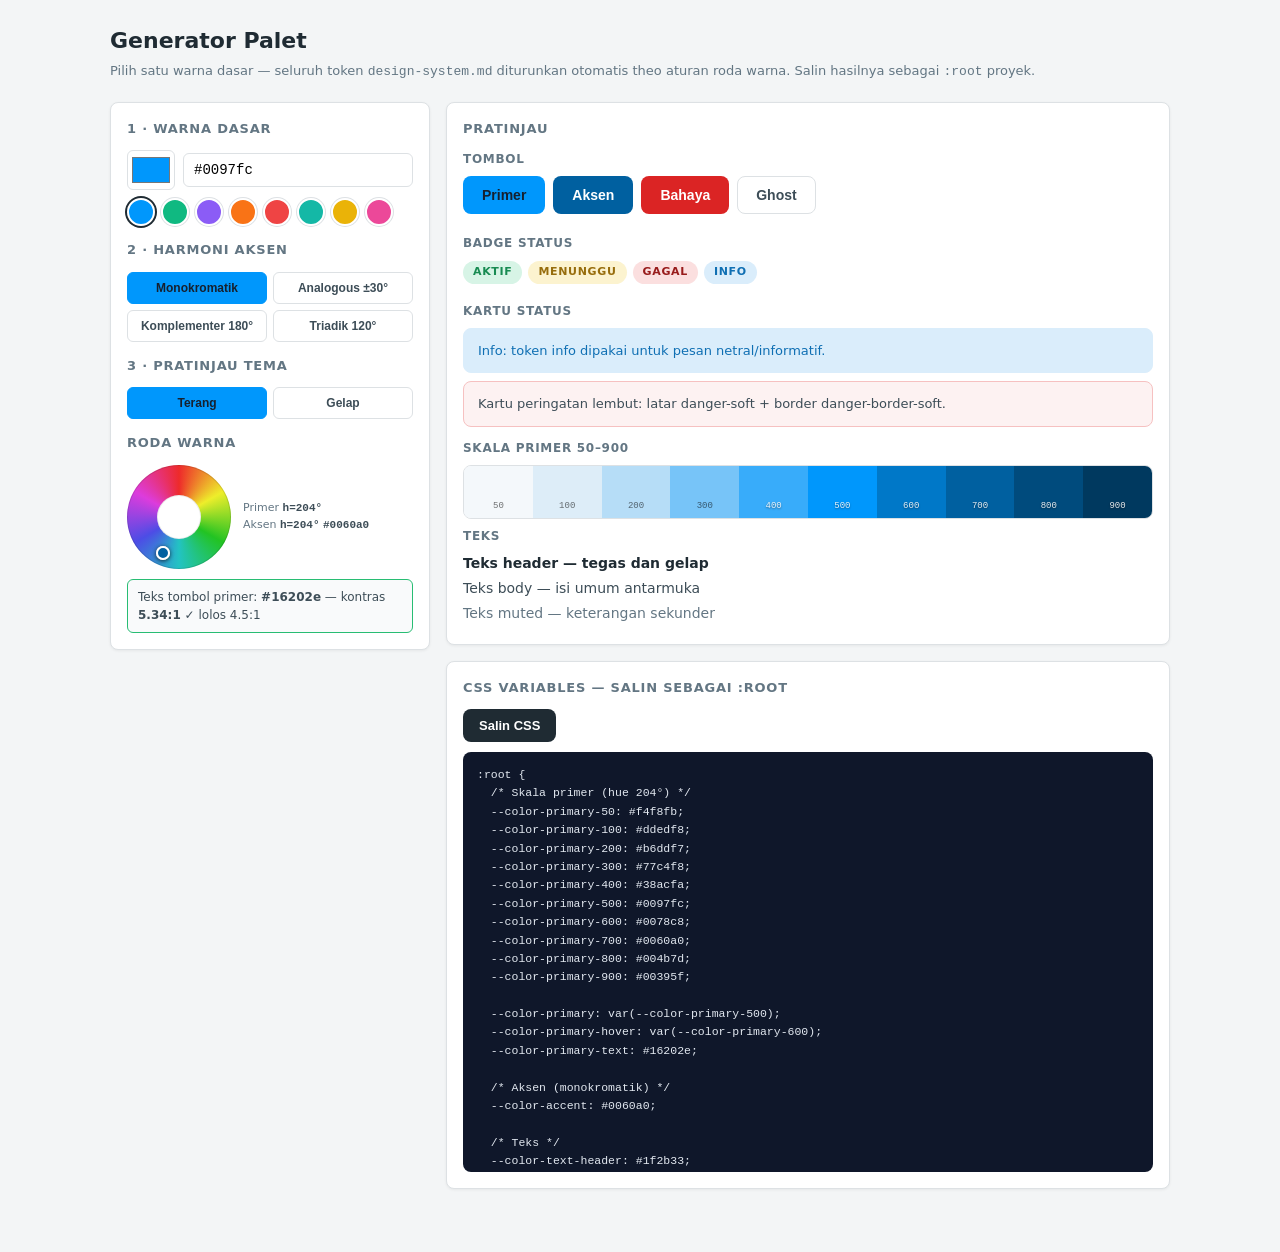
<file: examples/palette-generator.html>
<!DOCTYPE html>
<html lang="id">
<head>
<meta charset="UTF-8">
<meta name="viewport" content="width=device-width, initial-scale=1.0">
<title>Generator Palet — Base Design System</title>
<style>
:root {
    --radius: 8px;
    --font: Inter, system-ui, -apple-system, sans-serif;
  }
* { box-sizing: border-box; margin: 0; padding: 0; }
body { font-family: var(--font); background: var(--color-bg-body, #f4f7f9); color: var(--color-text-body, #334155); font-size: 14px; line-height: 1.5; padding: 24px 16px 64px; }
.wrap { max-width: 1060px; margin: 0 auto; }
h1 { font-size: 22px; font-weight: 800; color: var(--color-text-header, #1e293b); }
.subtitle { color: var(--color-text-muted, #64748b); margin: 4px 0 20px; font-size: 13px; }
.grid { display: grid; grid-template-columns: 320px 1fr; gap: 16px; align-items: start; }
@media (max-width: 860px) {
  .grid { grid-template-columns: 1fr; }
}
.card { background: var(--color-bg-content, #fff); border: 1px solid var(--color-border, #e2e8f0); border-radius: var(--radius); padding: 16px; box-shadow: 0 1px 3px rgba(0,0,0,.06); }
.card h2 { font-size: 13px; font-weight: 700; text-transform: uppercase; letter-spacing: .06em; color: var(--color-text-muted, #64748b); margin-bottom: 12px; }
.field { margin-bottom: 14px; }
.field label { display: block; font-size: 12px; font-weight: 600; margin-bottom: 6px; color: var(--color-text-header, #1e293b); }
.color-row { display: flex; gap: 8px; align-items: center; }
input[type="color"] { width: 48px; height: 40px; border: 1px solid var(--color-border, #e2e8f0); border-radius: 6px; padding: 2px; background: #fff; cursor: pointer; }
input[type="text"] { flex: 1; font-size: 14px; padding: 8px 10px; border: 1px solid var(--color-border, #e2e8f0); border-radius: 6px; font-family: monospace; }
.presets { display: flex; gap: 6px; flex-wrap: wrap; margin-top: 8px; }
.preset { width: 28px; height: 28px; border-radius: 50%; border: 2px solid #fff; box-shadow: 0 0 0 1px var(--color-border, #e2e8f0); cursor: pointer; }
.preset.active { box-shadow: 0 0 0 2px var(--color-text-header, #1e293b); }
.harmony { display: grid; grid-template-columns: 1fr 1fr; gap: 6px; }
.harmony button { font-size: 12px; font-weight: 600; padding: 8px 6px; border-radius: 6px; border: 1px solid var(--color-border, #e2e8f0); background: var(--color-bg-content, #fff); color: var(--color-text-body, #334155); cursor: pointer; }
.harmony button.active { background: var(--color-primary, #0097FC); border-color: var(--color-primary, #0097FC); color: var(--color-primary-text, #fff); }
.wheel-wrap { display: flex; gap: 12px; align-items: center; margin-top: 4px; }
.wheel { width: 104px; height: 104px; border-radius: 50%; position: relative; flex: none; background: conic-gradient(from 0deg, hsl(0,85%,55%), hsl(60,85%,55%), hsl(120,70%,45%), hsl(180,70%,45%), hsl(240,75%,60%), hsl(300,70%,55%), hsl(360,85%,55%)); box-shadow: inset 0 0 0 1px rgba(0,0,0,.12); }
.wheel::after { content: ""; position: absolute; inset: 30px; background: var(--color-bg-content, #fff); border-radius: 50%; box-shadow: inset 0 0 0 1px rgba(0,0,0,.08); }
.dot { position: absolute; width: 14px; height: 14px; border-radius: 50%; border: 2px solid #fff; box-shadow: 0 1px 4px rgba(0,0,0,.4); transform: translate(-50%,-50%); z-index: 2; }
.wheel-legend { font-size: 11px; color: var(--color-text-muted, #64748b); }
.wheel-legend b { color: var(--color-text-body, #334155); font-family: monospace; font-weight: 600; }
.contrast { font-size: 12px; margin-top: 10px; padding: 8px 10px; border-radius: 6px; background: var(--color-bg-hover, #f8fafc); border: 1px solid var(--color-border, #e2e8f0); }
.contrast.ok { border-color: var(--color-success, #10b981); }
.contrast.warn { border-color: var(--color-warning, #f59e0b); }
/* Preview */
.preview-section { margin-bottom: 16px; }
.preview-section > h3 { font-size: 12px; font-weight: 700; text-transform: uppercase; letter-spacing: .06em; color: var(--color-text-muted, #64748b); margin-bottom: 8px; }
.btn { display: inline-block; font-size: 14px; font-weight: 600; padding: 10px 18px; border-radius: 8px; border: 1px solid transparent; cursor: pointer; margin: 0 8px 8px 0; transition: transform 100ms cubic-bezier(0,0,.2,1); }
.btn:active { transform: scale(.98); }
.btn-primary { background: var(--color-primary, #0097FC); color: var(--color-primary-text, #fff); }
.btn-accent { background: var(--color-accent, #0369a1); color: #fff; }
.btn-danger { background: var(--color-danger, #dc2626); color: #fff; }
.btn-ghost { background: var(--color-bg-content, #fff); border-color: var(--color-border, #e2e8f0); color: var(--color-text-body, #334155); }
.badge { display: inline-block; font-size: 11px; font-weight: 700; text-transform: uppercase; letter-spacing: .06em; padding: 3px 10px; border-radius: 999px; margin: 0 6px 6px 0; }
.badge-success { background: var(--color-success-bg, #d1fae5); color: var(--color-success-text, #047857); }
.badge-warning { background: var(--color-warning-bg, #fef9c3); color: var(--color-warning-text, #a16207); }
.badge-danger { background: var(--color-danger-bg, #fee2e2); color: var(--color-danger-text, #991b1b); }
.badge-info { background: var(--color-info-bg, #e0f2fe); color: var(--color-info-text, #0284c7); }
.alert { border-radius: 8px; padding: 12px 14px; margin-bottom: 8px; font-size: 13px; border: 1px solid; }
.alert-info { background: var(--color-info-bg, #e0f2fe); border-color: var(--color-info-bg, #e0f2fe); color: var(--color-info-text, #0284c7); }
.alert-danger-soft { background: var(--color-danger-soft-bg, #fff5f5); border-color: var(--color-danger-border-soft, #fecaca); color: var(--color-text-body, #334155); }
.swatches { display: flex; border-radius: 8px; overflow: hidden; border: 1px solid var(--color-border, #e2e8f0); margin-bottom: 8px; }
.sw { flex: 1; height: 52px; display: flex; align-items: flex-end; justify-content: center; padding-bottom: 4px; font-size: 9px; font-family: monospace; color: rgba(255,255,255,.9); text-shadow: 0 1px 2px rgba(0,0,0,.4); }
.sw.light { color: rgba(0,0,0,.55); text-shadow: none; }
.text-samples p { margin-bottom: 4px; }
.t-header { color: var(--color-text-header, #1e293b); font-weight: 700; }
.t-muted { color: var(--color-text-muted, #64748b); }
pre.css-out { background: #0f172a; color: #e2e8f0; font-size: 11.5px; line-height: 1.6; padding: 14px; border-radius: 8px; overflow-x: auto; max-height: 420px; overflow-y: auto; font-family: Menlo, Consolas, monospace; white-space: pre; }
.copy-row { display: flex; gap: 8px; margin-bottom: 10px; }
.btn-copy { background: var(--color-text-header, #1e293b); color: #fff; font-size: 13px; font-weight: 600; padding: 9px 16px; border-radius: 8px; border: none; cursor: pointer; }
.copy-note { font-size: 12px; color: var(--color-text-muted, #64748b); align-self: center; }
</style>
</head>
<body>
<div class="wrap">
  <h1>Generator Palet</h1>
  <p class="subtitle">Pilih satu warna dasar — seluruh token <code>design-system.md</code> diturunkan otomatis theo aturan roda warna. Salin hasilnya sebagai <code>:root</code> proyek.</p>

  <div class="grid">
    <div class="card">
      <h2>1 · Warna dasar</h2>
      <div class="field">
        <div class="color-row">
          <input type="color" id="baseColor" value="#0097fc">
          <input type="text" id="baseHex" value="#0097fc" maxlength="7" spellcheck="false">
        </div>
        <div class="presets" id="presets"></div>
      </div>
      <h2>2 · Harmoni aksen</h2>
      <div class="field">
        <div class="harmony" id="harmony">
          <button data-h="mono" class="active">Monokromatik</button>
          <button data-h="analog">Analogous ±30°</button>
          <button data-h="compl">Komplementer 180°</button>
          <button data-h="triad">Triadik 120°</button>
        </div>
      </div>
      <h2>3 · Pratinjau tema</h2>
      <div class="field">
        <div class="harmony" id="themePrev">
          <button data-t="light" class="active">Terang</button>
          <button data-t="dark">Gelap</button>
        </div>
      </div>
      <h2>Roda warna</h2>
      <div class="wheel-wrap">
        <div class="wheel" id="wheel"></div>
        <div class="wheel-legend" id="wheelLegend"></div>
      </div>
      <div class="contrast" id="contrastBox"></div>
    </div>

    <div>
      <div class="card preview-section">
        <h2>Pratinjau</h2>
        <h3>Tombol</h3>
        <div>
          <button class="btn btn-primary">Primer</button><button class="btn btn-accent">Aksen</button><button class="btn btn-danger">Bahaya</button><button class="btn btn-ghost">Ghost</button>
        </div>
        <h3 style="margin-top:12px">Badge status</h3>
        <div>
          <span class="badge badge-success">Aktif</span><span class="badge badge-warning">Menunggu</span><span class="badge badge-danger">Gagal</span><span class="badge badge-info">Info</span>
        </div>
        <h3 style="margin-top:12px">Kartu status</h3>
        <div class="alert alert-info">Info: token info dipakai untuk pesan netral/informatif.</div>
        <div class="alert alert-danger-soft">Kartu peringatan lembut: latar danger-soft + border danger-border-soft.</div>
        <h3 style="margin-top:12px">Skala primer 50–900</h3>
        <div class="swatches" id="scaleSwatches"></div>
        <h3>Teks</h3>
        <div class="text-samples">
          <p class="t-header">Teks header — tegas dan gelap</p>
          <p>Teks body — isi umum antarmuka</p>
          <p class="t-muted">Teks muted — keterangan sekunder</p>
        </div>
      </div>

      <div class="card">
        <h2>CSS variables — salin sebagai :root</h2>
        <div class="copy-row">
          <button class="btn-copy" id="copyBtn">Salin CSS</button>
          <span class="copy-note" id="copyNote"></span>
        </div>
        <pre class="css-out" id="cssOut"></pre>
      </div>
    </div>
  </div>
</div>

<script>
"use strict";
/* ---- util warna ---- */
function hexToHsl(hex) {
  hex = hex.replace("#", "");
  if (hex.length === 3) hex = hex.split("").map(c => c + c).join("");
  const r = parseInt(hex.slice(0, 2), 16) / 255,
        g = parseInt(hex.slice(2, 4), 16) / 255,
        b = parseInt(hex.slice(4, 6), 16) / 255;
  const max = Math.max(r, g, b), min = Math.min(r, g, b);
  let h = 0, s = 0; const l = (max + min) / 2;
  if (max !== min) {
    const d = max - min;
    s = l > 0.5 ? d / (2 - max - min) : d / (max + min);
    switch (max) {
      case r: h = (g - b) / d + (g < b ? 6 : 0); break;
      case g: h = (b - r) / d + 2; break;
      default: h = (r - g) / d + 4;
    }
    h *= 60;
  }
  return { h: Math.round(h) % 360, s: Math.round(s * 100), l: Math.round(l * 100) };
}
function hslToHex(h, s, l) {
  h = ((h % 360) + 360) % 360; s = Math.min(100, Math.max(0, s)) / 100; l = Math.min(98, Math.max(2, l)) / 100;
  const k = n => (n + h / 30) % 12;
  const a = s * Math.min(l, 1 - l);
  const f = n => l - a * Math.max(-1, Math.min(k(n) - 3, Math.min(9 - k(n), 1)));
  const to = x => Math.round(x * 255).toString(16).padStart(2, "0");
  return "#" + to(f(0)) + to(f(8)) + to(f(4));
}
function luminance(hex) {
  const c = hex.replace("#", "");
  const f = v => { v /= 255; return v <= 0.03928 ? v / 12.92 : Math.pow((v + 0.055) / 1.055, 2.4); };
  return 0.2126 * f(parseInt(c.slice(0, 2), 16)) + 0.7152 * f(parseInt(c.slice(2, 4), 16)) + 0.0722 * f(parseInt(c.slice(4, 6), 16));
}
function contrast(a, b) {
  const l1 = luminance(a), l2 = luminance(b);
  const [hi, lo] = l1 > l2 ? [l1, l2] : [l2, l1];
  return (hi + 0.05) / (lo + 0.05);
}

/* ---- state ---- */
const PRESETS = ["#0097fc", "#10b981", "#8b5cf6", "#f97316", "#ef4444", "#14b8a6", "#eab308", "#ec4899"];
let harmony = "mono";

/* ---- generator ---- */
function generate(baseHex) {
  const { h, s, l } = hexToHsl(baseHex);
  const sc = (hh, ss, ll) => hslToHex(hh, ss, ll);
  const clampL = v => Math.min(97, Math.max(6, v));

  // Skala primer: hue tetap, lightness bertahap (500 = warna dasar)
  const scale = {
    50:  sc(h, s * 0.50, 97),
    100: sc(h, s * 0.65, 92),
    200: sc(h, s * 0.80, 84),
    300: sc(h, s * 0.90, 72),
    400: sc(h, s * 0.95, 60),
    500: baseHex.toLowerCase(),
    600: sc(h, s,        clampL(l * 0.80)),
    700: sc(h, Math.min(s * 1.05, 100), clampL(l * 0.64)),
    800: sc(h, Math.min(s * 1.08, 100), clampL(l * 0.50)),
    900: sc(h, Math.min(s * 1.08, 100), clampL(l * 0.38)),
  };

  // Aksen via harmoni roda warna
  let accent, accentHue, accent2 = null, accent2Hue = null;
  if (harmony === "analog")      { accentHue = h + 30;  accent = sc(accentHue, s, l); }
  else if (harmony === "compl")  { accentHue = h + 180; accent = sc(accentHue, s, l); }
  else if (harmony === "triad")  { accentHue = h + 120; accent = sc(accentHue, s, l); accent2Hue = h + 240; accent2 = sc(accent2Hue, s, l); }
  else                           { accentHue = h;       accent = scale[700]; }

  // Netral mengikuti hue dasar (tinted)
  const n = (ss, ll) => sc(h, ss, ll);
  const neutrals = {
    textHeader: n(25, 16), textBody: n(18, 29), textMuted: n(14, 45),
    border: n(12, 88), metricBorder: n(10, 92),
    bgBody: n(14, 96), bgHover: n(16, 98), bgContent: "#ffffff",
  };

  // Status: hue tetap di roda warna
  const status = {
    success: sc(150, 65, 45), successBg: sc(150, 55, 90), successText: sc(150, 70, 32),
    danger: sc(0, 72, 50),   dangerBg: sc(0, 80, 93),     dangerText: sc(0, 70, 35),
    dangerSoftBg: sc(0, 70, 97), dangerBorderSoft: sc(0, 75, 86),
    info: sc(205, 85, 50), infoBg: sc(205, 80, 92), infoText: sc(205, 85, 38),
    warning: sc(42, 90, 52), warningBg: sc(48, 90, 90), warningText: sc(42, 85, 32),
  };

  // Teks primer: pilih putih / gelap menurut kontras
  const crWhite = contrast(scale[500], "#ffffff");
  const crDark = contrast(scale[500], "#16202e");
  const primaryText = crWhite >= crDark ? "#ffffff" : "#16202e";
  const primaryCr = Math.max(crWhite, crDark);

  return { h, s, l, scale, accent, accentHue: ((accentHue % 360) + 360) % 360, accent2, accent2Hue: accent2Hue === null ? null : ((accent2Hue % 360) + 360) % 360, neutrals, status, primaryText, primaryCr, dark: generateDark(h, s, scale, status, accent) };
}

/* ---- palet gelap: hue sama, lightness dibalik ---- */
function generateDark(h, s, scale, status, accent) {
  const sc = (hh, ss, ll) => hslToHex(hh, ss, ll);
  const d = {
    bgBody: sc(h, 18, 9), bgContent: sc(h, 16, 13), bgHover: sc(h, 14, 17),
    textHeader: sc(h, 12, 93), textBody: sc(h, 10, 80), textMuted: sc(h, 8, 62),
    border: sc(h, 12, 24), metricBorder: sc(h, 10, 20),
    primary: scale[400], primaryHover: scale[300], accent: accent,
    success: status.success, successBg: sc(150, 40, 16), successText: sc(150, 60, 75),
    danger: status.danger, dangerBg: sc(0, 45, 18), dangerText: sc(0, 70, 75),
    dangerSoftBg: sc(0, 40, 14), dangerBorderSoft: sc(0, 40, 28),
    info: status.info, infoBg: sc(205, 50, 16), infoText: sc(205, 70, 75),
    warning: status.warning, warningBg: sc(45, 50, 16), warningText: sc(45, 80, 70),
  };
  const cw = contrast(d.primary, "#ffffff"), cd = contrast(d.primary, "#16202e");
  d.primaryText = cw >= cd ? "#ffffff" : "#16202e";
  d.primaryCr = Math.max(cw, cd);
  return d;
}

function buildCss(g) {
  const L = [];
  L.push(":root {");
  L.push("  /* Skala primer (hue " + g.h + "°) */");
  [50, 100, 200, 300, 400, 500, 600, 700, 800, 900].forEach(k =>
    L.push("  --color-primary-" + k + ": " + g.scale[k] + ";"));
  L.push("");
  L.push("  --color-primary: var(--color-primary-500);");
  L.push("  --color-primary-hover: var(--color-primary-600);");
  L.push("  --color-primary-text: " + g.primaryText + ";");
  L.push("");
  L.push("  /* Aksen (" + { mono: "monokromatik", analog: "analogous", compl: "komplementer", triad: "triadik" }[harmony] + ") */");
  L.push("  --color-accent: " + g.accent + ";");
  L.push("");
  L.push("  /* Teks */");
  L.push("  --color-text-header: " + g.neutrals.textHeader + ";");
  L.push("  --color-text-body: " + g.neutrals.textBody + ";");
  L.push("  --color-text-muted: " + g.neutrals.textMuted + ";");
  L.push("");
  L.push("  /* Latar */");
  L.push("  --color-bg-body: " + g.neutrals.bgBody + ";");
  L.push("  --color-bg-content: " + g.neutrals.bgContent + ";");
  L.push("  --color-bg-hover: " + g.neutrals.bgHover + ";");
  L.push("");
  L.push("  /* Status */");
  const st = g.status;
  L.push("  --color-success: " + st.success + ";  --color-success-bg: " + st.successBg + ";  --color-success-text: " + st.successText + ";");
  L.push("  --color-danger: " + st.danger + ";   --color-danger-bg: " + st.dangerBg + ";   --color-danger-text: " + st.dangerText + ";");
  L.push("  --color-danger-soft-bg: " + st.dangerSoftBg + ";");
  L.push("  --color-danger-border-soft: " + st.dangerBorderSoft + ";");
  L.push("  --color-info: " + st.info + ";  --color-info-bg: " + st.infoBg + ";  --color-info-text: " + st.infoText + ";");
  L.push("  --color-warning: " + st.warning + ";  --color-warning-bg: " + st.warningBg + "; --color-warning-text: " + st.warningText + ";");
  L.push("");
  L.push("  /* Border & garis */");
  L.push("  --color-border: " + g.neutrals.border + ";");
  L.push("  --color-metric-border: " + g.neutrals.metricBorder + ";");
  L.push("}");
  L.push("");
  L.push('/* Mode gelap: <html data-theme="dark"> */');
  L.push('[data-theme="dark"] {');
  const D = g.dark;
  L.push("  color-scheme: dark;");
  L.push("  --color-primary: " + D.primary + ";");
  L.push("  --color-primary-hover: " + D.primaryHover + ";");
  L.push("  --color-primary-text: " + D.primaryText + ";");
  L.push("  --color-accent: " + D.accent + ";");
  L.push("  --color-text-header: " + D.textHeader + ";");
  L.push("  --color-text-body: " + D.textBody + ";");
  L.push("  --color-text-muted: " + D.textMuted + ";");
  L.push("  --color-bg-body: " + D.bgBody + ";");
  L.push("  --color-bg-content: " + D.bgContent + ";");
  L.push("  --color-bg-hover: " + D.bgHover + ";");
  L.push("  --color-success: " + D.success + ";  --color-success-bg: " + D.successBg + ";  --color-success-text: " + D.successText + ";");
  L.push("  --color-danger: " + D.danger + ";   --color-danger-bg: " + D.dangerBg + ";   --color-danger-text: " + D.dangerText + ";");
  L.push("  --color-danger-soft-bg: " + D.dangerSoftBg + ";");
  L.push("  --color-danger-border-soft: " + D.dangerBorderSoft + ";");
  L.push("  --color-info: " + D.info + ";  --color-info-bg: " + D.infoBg + ";  --color-info-text: " + D.infoText + ";");
  L.push("  --color-warning: " + D.warning + ";  --color-warning-bg: " + D.warningBg + "; --color-warning-text: " + D.warningText + ";");
  L.push("  --color-border: " + D.border + ";");
  L.push("  --color-metric-border: " + D.metricBorder + ";");
  L.push("}");
  return L.join("\n");
}

/* ---- render ---- */
const $ = id => document.getElementById(id);
const baseColor = $("baseColor"), baseHex = $("baseHex");
let currentG = null, currentTheme = "light";

function applyThemeVars() {
  const g = currentG; if (!g) return;
  const root = document.documentElement.style;
  const dark = currentTheme === "dark";
  const D = g.dark, N = g.neutrals, S = g.status;
  [50, 100, 200, 300, 400, 500, 600, 700, 800, 900].forEach(k => root.setProperty("--color-primary-" + k, g.scale[k]));
  root.setProperty("--color-primary", dark ? D.primary : g.scale[500]);
  root.setProperty("--color-primary-hover", dark ? D.primaryHover : g.scale[600]);
  root.setProperty("--color-primary-text", dark ? D.primaryText : g.primaryText);
  root.setProperty("--color-accent", dark ? D.accent : g.accent);
  root.setProperty("--color-text-header", dark ? D.textHeader : N.textHeader);
  root.setProperty("--color-text-body", dark ? D.textBody : N.textBody);
  root.setProperty("--color-text-muted", dark ? D.textMuted : N.textMuted);
  root.setProperty("--color-bg-body", dark ? D.bgBody : N.bgBody);
  root.setProperty("--color-bg-content", dark ? D.bgContent : N.bgContent);
  root.setProperty("--color-bg-hover", dark ? D.bgHover : N.bgHover);
  root.setProperty("--color-border", dark ? D.border : N.border);
  root.setProperty("--color-metric-border", dark ? D.metricBorder : N.metricBorder);
  const pick = (l, dk) => dark ? dk : l;
  Object.entries({
    success: pick(S.success, D.success), "success-bg": pick(S.successBg, D.successBg), "success-text": pick(S.successText, D.successText),
    danger: pick(S.danger, D.danger), "danger-bg": pick(S.dangerBg, D.dangerBg), "danger-text": pick(S.dangerText, D.dangerText),
    "danger-soft-bg": pick(S.dangerSoftBg, D.dangerSoftBg), "danger-border-soft": pick(S.dangerBorderSoft, D.dangerBorderSoft),
    info: pick(S.info, D.info), "info-bg": pick(S.infoBg, D.infoBg), "info-text": pick(S.infoText, D.infoText),
    warning: pick(S.warning, D.warning), "warning-bg": pick(S.warningBg, D.warningBg), "warning-text": pick(S.warningText, D.warningText)
  }).forEach(([k, v]) => root.setProperty("--color-" + k, v));
  document.documentElement.dataset.theme = currentTheme;
}

function dotPos(hueDeg, radiusPct) {
  const a = (hueDeg - 90) * Math.PI / 180;
  return { x: 50 + radiusPct * Math.cos(a), y: 50 + radiusPct * Math.sin(a) };
}

function render() {
  let hex = baseHex.value.trim();
  if (!/^#([0-9a-f]{3}|[0-9a-f]{6})$/i.test(hex)) return;
  if (hex.length === 4) hex = "#" + hex.slice(1).split("").map(c => c + c).join("");
  baseColor.value = hex;

  const g = generate(hex);

  // Terapkan ke seluruh halaman (live re-theme)
  currentG = g;
  applyThemeVars();

  // Output CSS
  $("cssOut").textContent = buildCss(g);

  // Skala swatches
  $("scaleSwatches").innerHTML = [50, 100, 200, 300, 400, 500, 600, 700, 800, 900].map(k => {
    const { l } = hexToHsl(g.scale[k]);
    return '<div class="sw' + (l > 62 ? " light" : "") + '" style="background:' + g.scale[k] + '">' + k + "</div>";
  }).join("");

  // Roda warna: titik primer + aksen
  const wheel = $("wheel");
  wheel.querySelectorAll(".dot").forEach(d => d.remove());
  const mk = (hueDeg, color) => {
    const p = dotPos(hueDeg, 38);
    const d = document.createElement("div");
    d.className = "dot"; d.style.left = p.x + "%"; d.style.top = p.y + "%"; d.style.background = color;
    wheel.appendChild(d);
  };
  mk(g.h, g.scale[500]); mk(g.accentHue, g.accent);
  if (g.accent2) mk(g.accent2Hue, g.accent2);
  $("wheelLegend").innerHTML = "Primer <b>h=" + g.h + "°</b><br>Aksen <b>h=" + g.accentHue + "°</b> <b>" + g.accent + "</b>" +
    (g.accent2 ? "<br>Aksen 2 <b>h=" + g.accent2Hue + "°</b> <b>" + g.accent2 + "</b>" : "");

  // Kontras
  const box = $("contrastBox");
  const ok = g.primaryCr >= 4.5;
  box.className = "contrast " + (ok ? "ok" : "warn");
  box.innerHTML = "Teks tombol primer: <b>" + g.primaryText + "</b> — kontras <b>" + g.primaryCr.toFixed(2) + ":1</b> " +
    (ok ? "✓ lolos 4.5:1" : "⚠ di bawah 4.5:1 — untuk teks kecil pakai primer 700");

  // Preset aktif
  document.querySelectorAll(".preset").forEach(p =>
    p.classList.toggle("active", p.dataset.hex.toLowerCase() === hex.toLowerCase()));
}

/* ---- events ---- */
baseColor.addEventListener("input", e => { baseHex.value = e.target.value; render(); });
baseHex.addEventListener("input", render);
$("harmony").addEventListener("click", e => {
  const b = e.target.closest("button"); if (!b) return;
  harmony = b.dataset.h;
  document.querySelectorAll("#harmony button").forEach(x => x.classList.toggle("active", x === b));
  render();
});
$("themePrev").addEventListener("click", e => {
  const b = e.target.closest("button"); if (!b) return;
  currentTheme = b.dataset.t;
  document.querySelectorAll("#themePrev button").forEach(x => x.classList.toggle("active", x === b));
  applyThemeVars();
});
$("presets").innerHTML = PRESETS.map(h =>
  '<div class="preset" data-hex="' + h + '" style="background:' + h + '" title="' + h + '"></div>').join("");
$("presets").addEventListener("click", e => {
  const p = e.target.closest(".preset"); if (!p) return;
  baseHex.value = p.dataset.hex; render();
});
$("copyBtn").addEventListener("click", async () => {
  const note = $("copyNote");
  try { await navigator.clipboard.writeText($("cssOut").textContent); note.textContent = "✓ tersalin"; }
  catch { note.textContent = "gagal — salin manual dari kotak"; }
  setTimeout(() => note.textContent = "", 2500);
});
render();
</script>
</body>
</html>
</file>
<file: template/tokens.css>
/* ============================================================
   TOKENS — Base Design System (design-system.md §2)
   Warna dasar contoh: #0097FC · harmoni: monokromatik
   ------------------------------------------------------------
   CARA GANTI PALET (tanpa mengutak-atik file lain):
   1. Buka ../examples/palette-generator.html di repo ini
   2. Pilih warna dasar + harmoni aksen
   3. Salin blok CSS yang dihasilkan
   4. Tempel menggantikan SELURUH isi file ini
   Nama token sama persis — komponen tidak perlu diubah.
   ============================================================ */

:root {
  /* Skala primer (hue 204°) */
  --color-primary-50: #f4f8fb;
  --color-primary-100: #ddedf8;
  --color-primary-200: #b6ddf7;
  --color-primary-300: #77c4f8;
  --color-primary-400: #38acfa;
  --color-primary-500: #0097fc;
  --color-primary-600: #0078c8;
  --color-primary-700: #0060a0;
  --color-primary-800: #004b7d;
  --color-primary-900: #00395f;

  --color-primary: var(--color-primary-500);
  --color-primary-hover: var(--color-primary-600);
  --color-primary-text: #16202e;

  /* Aksen (monokromatik) */
  --color-accent: #0060a0;

  /* Teks */
  --color-text-header: #1f2b33;
  --color-text-body: #3d4d57;
  --color-text-muted: #637683;

  /* Latar */
  --color-bg-body: #f3f5f6;
  --color-bg-content: #ffffff;
  --color-bg-hover: #f9fafb;

  /* Status */
  --color-success: #28bd73;  --color-success-bg: #d7f4e6;  --color-success-text: #188b52;
  --color-danger: #db2424;   --color-danger-bg: #fbdfdf;   --color-danger-text: #981b1b;
  --color-danger-soft-bg: #fdf2f2;
  --color-danger-border-soft: #f6c1c1;
  --color-info: #1392ec;  --color-info-bg: #daedfb;  --color-info-text: #0f6fb3;
  --color-warning: #f3b116;  --color-warning-bg: #fcf3cf; --color-warning-text: #976d0c;

  /* Border & garis */
  --color-border: #dde1e4;
  --color-metric-border: #e9ebed;
}

/* Mode gelap: <html data-theme="dark"> */
[data-theme="dark"] {
  color-scheme: dark;
  --color-primary: #38acfa;
  --color-primary-hover: #77c4f8;
  --color-primary-text: #16202e;
  --color-accent: #0060a0;
  --color-text-header: #ebeeef;
  --color-text-body: #c7cdd1;
  --color-text-muted: #96a0a6;
  --color-bg-body: #13181b;
  --color-bg-content: #1c2226;
  --color-bg-hover: #252d31;
  --color-success: #28bd73;  --color-success-bg: #183929;  --color-success-text: #99e6bf;
  --color-danger: #db2424;   --color-danger-bg: #431919;   --color-danger-text: #ec9393;
  --color-danger-soft-bg: #321515;
  --color-danger-border-soft: #642b2b;
  --color-info: #1392ec;  --color-info-bg: #142c3d;  --color-info-text: #93c7ec;
  --color-warning: #f3b116;  --color-warning-bg: #3d3314; --color-warning-text: #f0d175;
  --color-border: #363f45;
  --color-metric-border: #2e3438;
}
</file>
<file: template/components.css>
/* ============================================================
   KOMPONEN — Base Design System (design-system.md §2.2–§4)
   Semua warna memakai token dari tokens.css — tidak ada hex
   terkunci di file ini. Ganti palet cukup di tokens.css.
   ============================================================ */

/* ---------- Basis (§2.2–§2.3) ---------- */
* { box-sizing: border-box; }
html { -webkit-text-size-adjust: 100%; }
body {
  margin: 0;
  font-family: 'Inter', system-ui, -apple-system, sans-serif;
  font-size: 16px;
  line-height: 1.7;
  color: var(--color-text-body);
  background: var(--color-bg-body);
}
.mono { font-family: Menlo, Consolas, 'Courier New', monospace; }

/* ---------- Layout ---------- */
.wrap { max-width: 1200px; margin: 0 auto; padding: 24px 16px 64px; }
.page-header-container { margin-bottom: 4px; }
h1.page-header { font-size: 28px; font-weight: 800; color: var(--color-text-header); margin: 0 0 4px; }
p.page-subtitle { font-size: 14px; color: var(--color-text-muted); margin: 0 0 24px; }
h2.section-title {
  font-size: 20px; font-weight: 700; color: var(--color-text-header);
  margin: 32px 0 12px; padding-bottom: 8px;
  border-bottom: 1px dashed var(--color-border);
}
.panel {
  background: var(--color-bg-content);
  border: 1px solid var(--color-border);
  border-radius: 12px;
  padding: 20px;
  box-shadow: 0 1px 3px rgba(0,0,0,.06), 0 4px 12px rgba(0,0,0,.04);
  margin-bottom: 16px;
}
.panel.flush { padding: 0; overflow: hidden; }
.chart-title {
  font-size: 13px; font-weight: 700; text-transform: uppercase;
  letter-spacing: .04em; color: var(--color-text-muted); margin: 0 0 12px;
}
.grid-3 { display: grid; grid-template-columns: repeat(3, 1fr); gap: 12px; }
.metric { background: var(--color-bg-content); border: 1px solid var(--color-metric-border); border-radius: 8px; padding: 14px 16px; }
.metric .metric-title { font-size: 13px; font-weight: 700; text-transform: uppercase; letter-spacing: .04em; color: var(--color-text-muted); margin: 0 0 4px; }
.metric .metric-value { font-size: 32px; font-weight: 800; color: var(--color-text-header); line-height: 1.2; }
.metric .metric-sub { font-size: 12px; color: var(--color-text-muted); }

/* ---------- Badge & pill (§4.1) ---------- */
.badge {
  display: inline-block; padding: 5px 12px; border-radius: 999px;
  font-size: 11px; font-weight: 700; text-transform: uppercase; letter-spacing: .6px;
}
.badge.success { background: var(--color-success-bg); color: var(--color-success-text); }
.badge.danger  { background: var(--color-danger-bg);  color: var(--color-danger-text); }
.badge.gray    { background: var(--color-border);     color: var(--color-text-body); }
.badge.blue    { background: var(--color-info-bg);    color: var(--color-info-text); }

/* ---------- Tombol (§4.2) ---------- */
.btn {
  display: inline-flex; align-items: center; justify-content: center; gap: 8px;
  padding: 10px 16px; min-height: 40px; border-radius: 8px;
  font-size: 14px; font-weight: 600; border: 1px solid transparent; cursor: pointer;
  text-decoration: none; background: var(--color-primary); color: var(--color-primary-text);
  transition: transform 100ms cubic-bezier(0,0,.2,1);
}
.btn:active { transform: scale(.97); }
.btn.secondary { background: var(--color-bg-hover); border-color: var(--color-border); color: var(--color-text-body); }
.btn.danger-btn { background: var(--color-danger); color: #fff; }
.btn-sm { padding: 6px 12px; min-height: 32px; font-size: 13px; border-radius: 6px; }

/* ---------- Navigasi responsif (§4.8) ---------- */
.topnav { background: var(--color-bg-content); border-bottom: 1px solid var(--color-border); position: sticky; top: 0; z-index: 900; }
.topnav-inner { display: flex; align-items: center; gap: 20px; height: 60px; max-width: 1200px; margin: 0 auto; padding: 0 16px; }
.topnav .brand { font-size: 17px; font-weight: 800; color: var(--color-text-header); text-decoration: none; white-space: nowrap; display: inline-flex; align-items: center; gap: 8px; }
.topnav .brand .mark { width: 22px; height: 22px; border-radius: 6px; background: var(--color-primary); display: inline-block; }
.topnav nav { display: flex; gap: 2px; }
.topnav nav a { padding: 8px 14px; border-radius: 8px; font-size: 14px; font-weight: 600; color: var(--color-text-muted); text-decoration: none; }
.topnav nav a:hover { color: var(--color-text-header); background: var(--color-bg-body); }
.topnav nav a.active { color: var(--color-primary); }
.topnav .spacer { flex: 1; }
.tabbar { display: none; }

/* Toggle tema: tombol topnav (desktop) + FAB (mobile) */
.theme-toggle {
  display: inline-flex; align-items: center; justify-content: center;
  width: 40px; height: 40px; flex: 0 0 auto; border-radius: 8px;
  border: 1px solid var(--color-border); background: var(--color-bg-content);
  color: var(--color-text-header); cursor: pointer;
}
.theme-toggle:hover { background: var(--color-bg-body); }
.theme-toggle svg, .theme-fab svg { width: 20px; height: 20px; }
.theme-toggle .icon-sun, .theme-fab .icon-sun { display: none; }
[data-theme="dark"] .theme-toggle .icon-sun, [data-theme="dark"] .theme-fab .icon-sun { display: block; }
[data-theme="dark"] .theme-toggle .icon-moon, [data-theme="dark"] .theme-fab .icon-moon { display: none; }
.theme-fab { display: none; }

/* ---------- Per-item accordion (§3.1) ---------- */
.card-list { list-style: none; margin: 0; padding: 0; display: flex; flex-direction: column; gap: 8px; }
.card-item { background: var(--color-bg-content); border: 1px solid var(--color-border); border-radius: 8px; padding: 10px 14px; font-size: 13px; }
.card-item.tone-danger { background: var(--color-danger-soft-bg); border-color: var(--color-danger-border-soft); }
.card-item .meta { font-size: 12px; color: var(--color-text-muted); margin-top: 4px; }

/* ---------- Filter collapsible (§3.3) ---------- */
.m-filter-head { display: none; }
.m-filter-head-count { font-size: 12px; font-weight: 600; color: var(--color-primary); margin-left: 8px; }
.filter-row { display: flex; gap: 8px; margin-bottom: 12px; flex-wrap: wrap; }
.filter-row > * { flex: 1 1 160px; }

/* ---------- Form (§4.6) ---------- */
.field { margin-bottom: 12px; }
.field label { display: block; font-size: 14px; font-weight: 600; color: var(--color-text-header); margin-bottom: 6px; }
.field input, .field select, .field textarea,
.filter-row input, .filter-row select {
  width: 100%; font-size: 14px; padding: 10px 12px;
  border: 1px solid var(--color-border); border-radius: 8px;
  background: var(--color-bg-content); color: var(--color-text-body);
  font-family: inherit;
}
.field input:focus, .field select:focus, .field textarea:focus,
.filter-row input:focus, .filter-row select:focus {
  outline: 2px solid var(--color-primary); outline-offset: 1px; border-color: var(--color-primary);
}
.field .hint { font-size: 12px; color: var(--color-text-muted); margin-top: 4px; }
.m-sticky-actions {
  position: sticky; bottom: 0; padding: 12px 0 calc(12px + env(safe-area-inset-bottom));
  background: var(--color-bg-body); display: flex; gap: 8px;
}
.m-sticky-actions .btn { flex: 1; }

/* ---------- Tabel → kartu (§3.2) ---------- */
.data-table { width: 100%; border-collapse: separate; border-spacing: 0; font-size: 14px; }
.data-table th {
  text-align: left; font-size: 11px; font-weight: 700; text-transform: uppercase;
  letter-spacing: .06em; color: var(--color-text-muted);
  padding: 10px 16px; border-bottom: 1px solid var(--color-border);
}
.data-table td { padding: 12px 16px; border-bottom: 1px solid var(--color-border); vertical-align: middle; }
.data-table tbody tr:last-child td { border-bottom: none; }
.m-dot { display: inline-block; width: 8px; height: 8px; border-radius: 50%; background: var(--color-border); vertical-align: 1px; }
.m-dot.ok { background: var(--color-success); }
.m-dot.bad { background: var(--color-danger); }
.m-collapsed-extra { display: inline-flex; align-items: center; gap: 6px; margin-left: 8px; }

/* ---------- Dialog bottom-sheet (§3.4) ---------- */
.m-confirm-overlay {
  position: fixed; inset: 0; background: rgba(15,23,42,.5);
  display: none; align-items: flex-end; justify-content: center; z-index: 1000;
}
.m-confirm-overlay.open { display: flex; }
.m-confirm-box {
  background: var(--color-bg-content); border-radius: 16px 16px 0 0;
  padding: 20px; width: 100%; max-width: 480px;
  animation: mConfirmUp 200ms cubic-bezier(0,0,.2,1);
}
.m-confirm-box h3 { margin: 0 0 8px; font-size: 16px; font-weight: 700; color: var(--color-text-header); }
.m-confirm-box p { margin: 0 0 16px; font-size: 14px; }
.m-confirm-actions { display: grid; gap: 10px; }
.m-confirm-actions .btn { width: 100%; min-height: 48px; }
@keyframes mConfirmUp { from { transform: translateY(40px); opacity: 0; } }

/* ---------- Toast (§4.7) ---------- */
.toast {
  position: fixed; left: 50%; bottom: 24px; z-index: 1100;
  max-width: calc(100vw - 32px); padding: 12px 20px; border-radius: 10px;
  background: var(--color-text-header); color: var(--color-bg-content);
  font-size: 13px; font-weight: 600; opacity: 0; pointer-events: none;
  transform: translateX(-50%) translateY(16px);
  transition: opacity 200ms cubic-bezier(0,0,.2,1), transform 350ms cubic-bezier(0,0,.2,1);
}
.toast.show { opacity: 1; transform: translateX(-50%) translateY(0); }

/* ---------- Empty state (§4.7) ---------- */
.empty { text-align: center; padding: 28px 16px; color: var(--color-text-muted); font-size: 13px; font-style: italic; }

/* ---------- Switch (§4.9) ---------- */
.switch { position: relative; display: inline-block; width: 48px; height: 28px; flex-shrink: 0; cursor: pointer; }
.switch input { position: absolute; opacity: 0; width: 100%; height: 100%; margin: 0; cursor: pointer; }
.switch .track { position: absolute; inset: 0; border-radius: 999px; background: var(--color-border); transition: background 200ms cubic-bezier(0,0,.2,1); }
.switch .knob { position: absolute; top: 3px; left: 3px; width: 22px; height: 22px; border-radius: 50%; background: #fff; box-shadow: 0 1px 3px rgba(0,0,0,.25); transition: transform 200ms cubic-bezier(0,0,.2,1); }
.switch input:checked + .track { background: var(--color-primary); }
.switch input:checked + .track .knob { transform: translateX(20px); }
.switch input:focus-visible + .track { outline: 2px solid var(--color-primary); outline-offset: 2px; }

/* ---------- Progress bar (§4.10) ---------- */
.progress { height: 8px; border-radius: 999px; background: var(--color-bg-hover); border: 1px solid var(--color-border); overflow: hidden; }
.progress > i { display: block; height: 100%; width: 0; border-radius: 999px; background: var(--color-primary); transition: width 200ms cubic-bezier(0,0,.2,1); }

/* ---------- Pagination (§4.4) ---------- */
.pagination { display: flex; justify-content: center; flex-wrap: wrap; gap: 5px; margin-top: 16px; }
.pagination .btn { min-width: 35px; }
.pagination .btn[aria-current="page"] { background: var(--color-primary); border-color: var(--color-primary); color: var(--color-primary-text); }

/* ---------- Panel kaca (§4.5) ---------- */
.frosted-demo { border-radius: 12px; padding: 28px 20px; background: var(--color-primary); }
.frosted-card { max-width: 360px; background: color-mix(in srgb, var(--color-bg-content) 72%, transparent); -webkit-backdrop-filter: blur(16px); backdrop-filter: blur(16px); border: 1px solid var(--color-border); border-radius: 12px; padding: 16px 18px; }
.frosted-card h4 { margin: 0 0 4px; font-size: 14px; font-weight: 700; color: var(--color-text-header); }
.frosted-card p { margin: 0; font-size: 13px; color: var(--color-text-body); }

/* ============================================================
   MOBILE — max-width: 768px (design-system.md: pola lipat
   hanya aktif di sini; desktop piksel-identik)
   ============================================================ */
@media (max-width: 768px) {
  h1.page-header { font-size: 20px; }
  p.page-subtitle { font-size: 13px; }
  h2.section-title { font-size: 18px; }
  .chart-title { font-size: 12px; }
  .grid-3 { grid-template-columns: 1fr; }
  .metric .metric-value { font-size: 26px; }

  /* Accordion per item (§3.1) */
  .m-item { cursor: pointer; }
  .m-item-title { display: flex; align-items: center; justify-content: space-between; gap: 8px; font-weight: 600; color: var(--color-text-header); }
  .m-item-title::after {
    content: ''; flex-shrink: 0; width: 8px; height: 8px;
    border-right: 2px solid var(--color-text-muted); border-bottom: 2px solid var(--color-text-muted);
    transform: rotate(45deg); transition: transform 200ms cubic-bezier(0,0,.2,1);
  }
  .m-item.is-open .m-item-title::after { transform: rotate(-135deg); }
  .m-item .m-item-extra { display: none; }
  .m-item.is-open .m-item-extra { display: block; }
  .m-item.is-open .m-item-extra.btn { display: flex; width: 100%; }

  /* Filter collapsible (§3.3) */
  .m-filter-head {
    display: flex; align-items: center; width: 100%;
    padding: 10px 12px; border: 1px solid var(--color-border); border-radius: 8px;
    background: var(--color-bg-content); font-size: 14px; font-weight: 600;
    color: var(--color-text-header); cursor: pointer; min-height: 44px;
  }
  .m-filter-head::after {
    content: ''; width: 8px; height: 8px; margin-left: auto;
    border-right: 2px solid var(--color-text-muted); border-bottom: 2px solid var(--color-text-muted);
    transform: rotate(45deg); transition: transform 200ms;
  }
  .m-filter-head.is-open::after { transform: rotate(-135deg); }
  .m-filter-more { display: none; }
  .m-filter-more.is-open { display: block; }

  /* Tabel jadi kartu (§3.2) */
  .data-table thead { display: none; }
  .data-table, .data-table tbody, .data-table tr, .data-table td { display: block; }
  .data-table tr.m-row { border: 1px solid var(--color-border); border-radius: 8px; margin: 8px; cursor: pointer; background: var(--color-bg-content); }
  .data-table tr.m-row td { border: none; padding: 5px 14px; }
  .data-table tr.m-row td.td-primary { padding-top: 10px; }
  .data-table tr.m-row td:last-child { padding-bottom: 12px; }
  .data-table tr.m-row td:not(.td-primary) { display: none; }
  .data-table tr.m-row.is-expanded td:not(.td-primary) { display: block; }
  .data-table tr.m-row .m-item-extra { display: none; }
  .data-table tr.m-row.is-expanded .m-item-extra { display: block; }
  .data-table tr.m-row.is-expanded .m-item-extra.btn { display: flex; width: 100%; }

  /* Pagination ringkas: ‹ aktif › (§4.4) */
  .pagination { gap: 6px; flex-wrap: nowrap; }
  .pagination .btn { min-width: 40px; min-height: 40px; font-size: 14px; padding: 6px 8px; }
  .pagination > .btn { display: none; }
  .pagination > .btn.pg-prev, .pagination > .btn.pg-next,
  .pagination > .btn[aria-current="page"] { display: inline-flex; }

  /* Input 16px anti-zoom iOS (§4.6) */
  .field input, .field select, .field textarea,
  .filter-row input, .filter-row select { font-size: 16px; }

  /* Toast di atas tab bar (§4.7) */
  .toast { bottom: calc(96px + env(safe-area-inset-bottom)); }

  /* Navigasi: topbar hilang, tab bar bawah muncul (§4.8) */
  .topnav { display: none; }
  body { padding-bottom: 84px; }
  .tabbar {
    display: flex; position: fixed; bottom: 0; left: 0; right: 0; z-index: 900;
    background: var(--color-bg-content); border-top: 1px solid var(--color-border);
    padding: 6px 4px calc(6px + env(safe-area-inset-bottom));
  }
  .tabbar a {
    flex: 1; position: relative; display: flex; flex-direction: column; align-items: center; gap: 3px;
    min-height: 56px; padding: 8px 2px; border-radius: 8px;
    font-size: 11px; font-weight: 600; color: var(--color-text-muted); text-decoration: none;
  }
  .tabbar a.active { color: var(--color-primary); }
  .tabbar a.active::before {
    content: ''; position: absolute; top: 1px; width: 24px; height: 3px;
    border-radius: 999px; background: var(--color-primary);
  }
  .tabbar svg { width: 22px; height: 22px; }

  /* FAB tema di atas tab bar */
  .theme-fab {
    display: inline-flex; position: fixed; right: 16px;
    bottom: calc(96px + env(safe-area-inset-bottom)); z-index: 950;
    width: 48px; height: 48px; border-radius: 50%;
    align-items: center; justify-content: center;
    background: var(--color-bg-content); border: 1px solid var(--color-border);
    box-shadow: 0 1px 3px rgba(0,0,0,.06), 0 4px 12px rgba(0,0,0,.04);
    color: var(--color-text-header); cursor: pointer;
  }
}

@media (min-width: 769px) {
  /* Desktop: dialog di tengah, filter selalu terbuka */
  .m-confirm-overlay { align-items: center; padding: 24px; }
  .m-confirm-box { border-radius: 12px; animation: none; }
  .m-filter-more { display: block !important; }
}

@media (hover: hover) and (min-width: 769px) {
  .lift { transition: transform 200ms cubic-bezier(0,0,.2,1), box-shadow 200ms cubic-bezier(0,0,.2,1); }
  .lift:hover { transform: translateY(-2px); box-shadow: 0 8px 24px rgba(0,0,0,.08); }
}

@media (prefers-reduced-motion: reduce) {
  * { animation: none !important; transition: none !important; }
}
</file>
